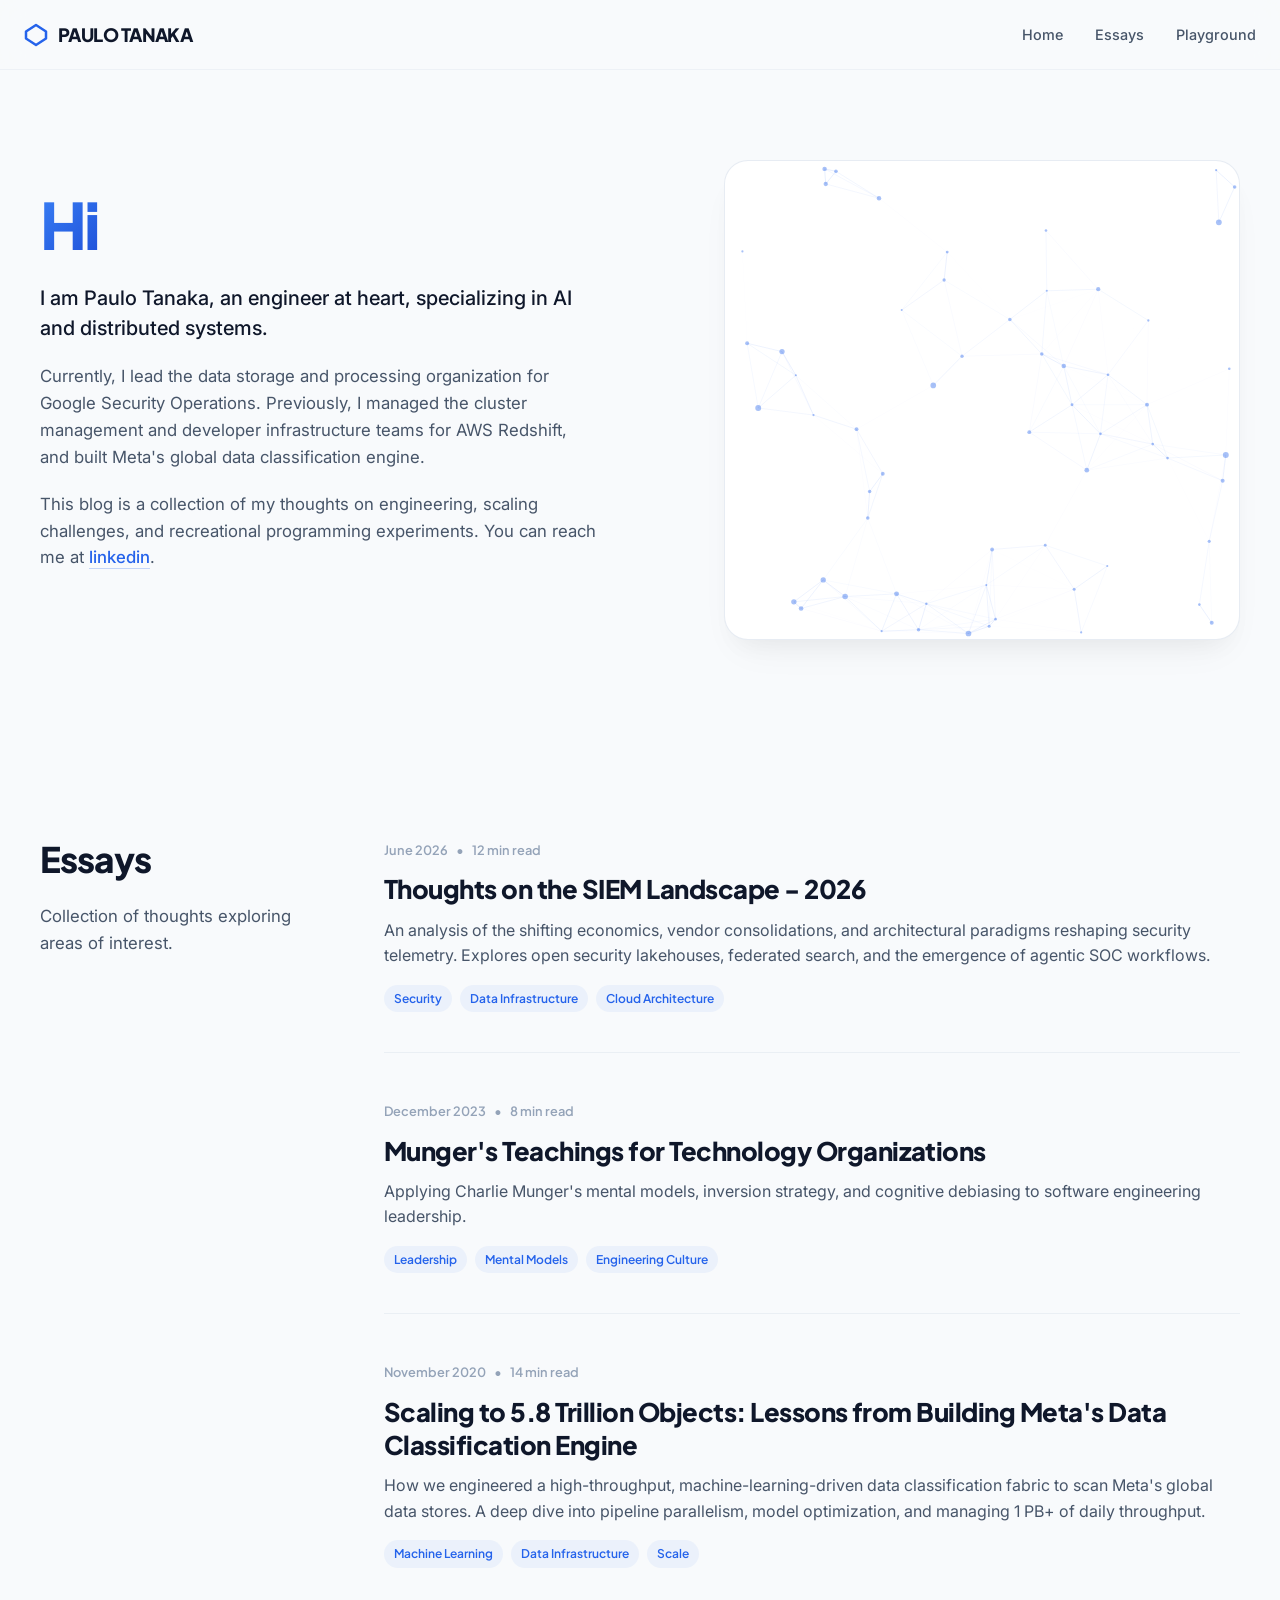
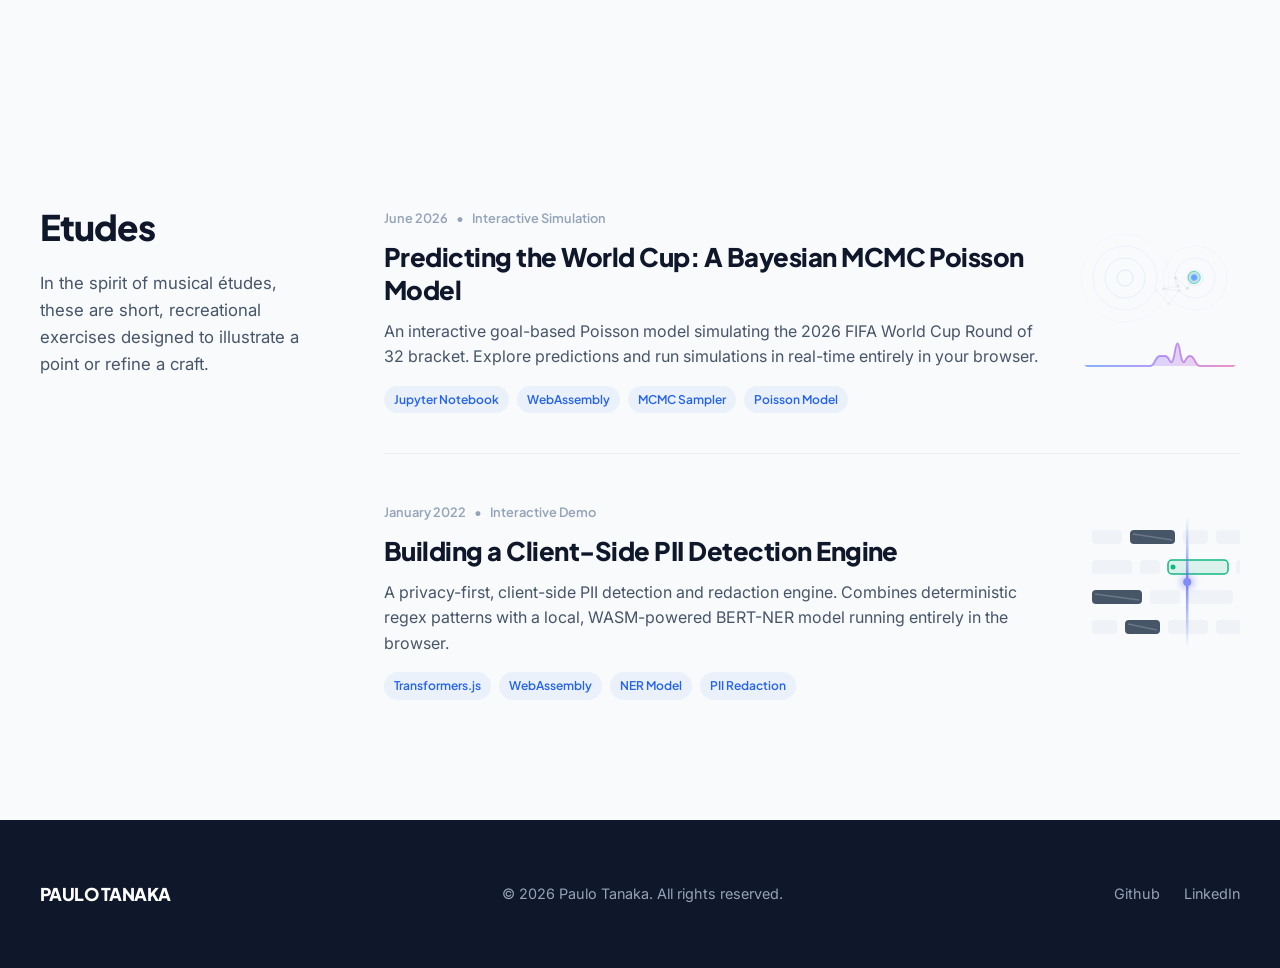
<file: index.html>
<!DOCTYPE html>
<html lang="en">

<head>
  <meta charset="UTF-8">
  <meta name="viewport" content="width=device-width, initial-scale=1.0">
  <title>Paulo Tanaka — Systems Engineering & Distributed Infrastructure Blog</title>
  <meta name="description"
    content="Essays and interactive systems simulations by Paulo Tanaka, Sr. Engineering Manager at Google Cloud SecOps. Covering exabyte-scale storage, serverless databases, and ML infra.">
  <link rel="stylesheet" href="stylesheets/style.css">
  </head>
  
  <body>
<!-- Header -->
<header id="shared-header" data-subpage="false" data-active="home"></header>

<!-- Hero Section -->
<section id="hero">
  <div class="hero-wrapper">
    <div class="hero-content">
      <h1 class="hero-statement">
        <span>Hi</span>
      </h1>
      <div class="hero-subtext">
        <p class="lead-text">
          I am Paulo Tanaka, an engineer at heart, specializing in AI and distributed systems.
        </p>
        <p>
          Currently, I lead the data storage and processing organization for Google Security Operations. Previously, I
          managed the cluster management and developer infrastructure teams for AWS Redshift, and built Meta's global
          data classification engine.
        </p>
        <p>
          This blog is a collection of my thoughts on engineering, scaling challenges, and recreational programming
          experiments. You can reach me at <a href="https://www.linkedin.com/in/paulotanaka/">linkedin</a>.
        </p>
        </div>
    </div>
    <div class="hero-visual">
      <div class="interactive-node-field" id="hero-interactive-field"></div>
    </div>
  </div>
</section>

<!-- Section 1: Essays -->
<section id="essays">
  <div class="section-wrapper editorial-layout">
    <div class="sidebar-title">
      <h2>Essays</h2>
      <p class="sidebar-subtitle">
        Collection of thoughts exploring areas of interest.
      </p>
    </div>
    <div class="essay-list">
      <!-- Essay 1 -->
      <article class="essay-card">
        <div class="essay-meta">
          <span class="essay-date">June 2026</span>
          <span class="essay-divider">•</span>
          <span class="essay-read-time">12 min read</span>
        </div>
        <h3 class="essay-title"><a href="essays/thoughts-on-the-siem-landscape-2026.html">Thoughts on the SIEM Landscape
            - 2026</a></h3>
        <p class="essay-teaser">An analysis of the shifting economics, vendor consolidations, and architectural
          paradigms reshaping security telemetry. Explores open security lakehouses, federated search, and the emergence
          of agentic SOC workflows.</p>
        <div class="essay-tags">
          <span>Security</span>
          <span>Data Infrastructure</span>
          <span>Cloud Architecture</span>
        </div>
      </article>

      <!-- Essay 2 -->
      <article class="essay-card">
        <div class="essay-meta">
          <span class="essay-date">December 2023</span>
          <span class="essay-divider">•</span>
          <span class="essay-read-time">8 min read</span>
        </div>
        <h3 class="essay-title"><a href="essays/mungers-teachings-for-technology-organizations.html">Munger's Teachings for Technology Organizations</a></h3>
        <p class="essay-teaser">Applying Charlie Munger's mental models, inversion strategy, and cognitive debiasing to software engineering leadership.</p>
        <div class="essay-tags">
          <span>Leadership</span>
          <span>Mental Models</span>
          <span>Engineering Culture</span>
        </div>
      </article>

      <!-- Essay 3 -->
      <article class="essay-card">
        <div class="essay-meta">
          <span class="essay-date">November 2020</span>
          <span class="essay-divider">•</span>
          <span class="essay-read-time">14 min read</span>
        </div>
        <h3 class="essay-title"><a href="essays/scaling-to-5-8-trillion-objects.html">Scaling to 5.8 Trillion Objects:
            Lessons from Building Meta's Data Classification Engine</a></h3>
        <p class="essay-teaser">How we engineered a high-throughput, machine-learning-driven data classification fabric
          to scan Meta's global data stores. A deep dive into pipeline parallelism, model optimization, and managing 1
          PB+ of daily throughput.</p>
        <div class="essay-tags">
          <span>Machine Learning</span>
          <span>Data Infrastructure</span>
          <span>Scale</span>
        </div>
      </article>
    </div>
  </div>
</section>

<!-- Section 2: Recreational Programming (Playground) -->
<section id="playground">
  <div class="section-wrapper editorial-layout">
    <div class="sidebar-title">
      <h2>Etudes</h2>
      <p class="sidebar-subtitle">In the spirit of musical études, these are short, recreational exercises designed to
        illustrate a point or refine a craft.</p>
    </div>
            <div class="essay-list">
              <!-- Etude 1: Soccer Predictions Jupyter Notebook -->
              <article class="essay-card simulation-card">
                <div class="simulation-card-layout">
                  <!-- Left side: Content -->
                  <div class="simulation-card-content">
                    <div class="essay-meta">
                      <span class="essay-date">June 2026</span>
                      <span class="essay-divider">•</span>
                      <span class="essay-read-time">Interactive Simulation</span>
                    </div>
            <h3 class="essay-title">
              <a href="etudes/soccer-predictions/index.html">Predicting the World Cup: A Bayesian MCMC Poisson Model</a>
            </h3>
            <p class="essay-teaser">
              An interactive goal-based Poisson model simulating the 2026 FIFA World Cup Round of 32 bracket.
              Explore predictions and run simulations in real-time entirely in your browser.
            </p>
            <div class="essay-tags" style="margin-top: 16px;">
              <span>Jupyter Notebook</span>
              <span>WebAssembly</span>
              <span>MCMC Sampler</span>
              <span>Poisson Model</span>
              </div>
          </div>
          <!-- Right side: Graphic -->
          <div class="mcmc-graphic-container">
            <canvas id="mcmc-canvas" width="160" height="160"></canvas>
          </div>
          </div>
          </article>

          <!-- Etude 2: Client-Side PII Detection Engine -->
          <article class="essay-card simulation-card">
            <div class="simulation-card-layout">
              <!-- Left side: Content -->
              <div class="simulation-card-content">
                <div class="essay-meta">
                  <span class="essay-date">January 2022</span>
                  <span class="essay-divider">•</span>
                  <span class="essay-read-time">Interactive Demo</span>
                </div>
                <h3 class="essay-title">
                  <a href="etudes/pii-detection/index.html">Building a Client-Side PII Detection Engine</a>
                </h3>
                <p class="essay-teaser">
                  A privacy-first, client-side PII detection and redaction engine. Combines deterministic regex patterns with a local, WASM-powered BERT-NER model running entirely in the browser.
                </p>
                <div class="essay-tags" style="margin-top: 16px;">
                  <span>Transformers.js</span>
                  <span>WebAssembly</span>
                  <span>NER Model</span>
                  <span>PII Redaction</span>
                </div>
              </div>
              <!-- Right side: Graphic -->
              <div class="mcmc-graphic-container">
                <canvas id="pii-canvas" width="160" height="160"></canvas>
              </div>
            </div>
          </article>
    </div>
  </div>
</section>


<!-- Footer -->
<footer id="shared-footer"></footer>

<script src="javascripts/layout.js"></script>
<script src="javascripts/main.js"></script>
</body>
</html>
</file>
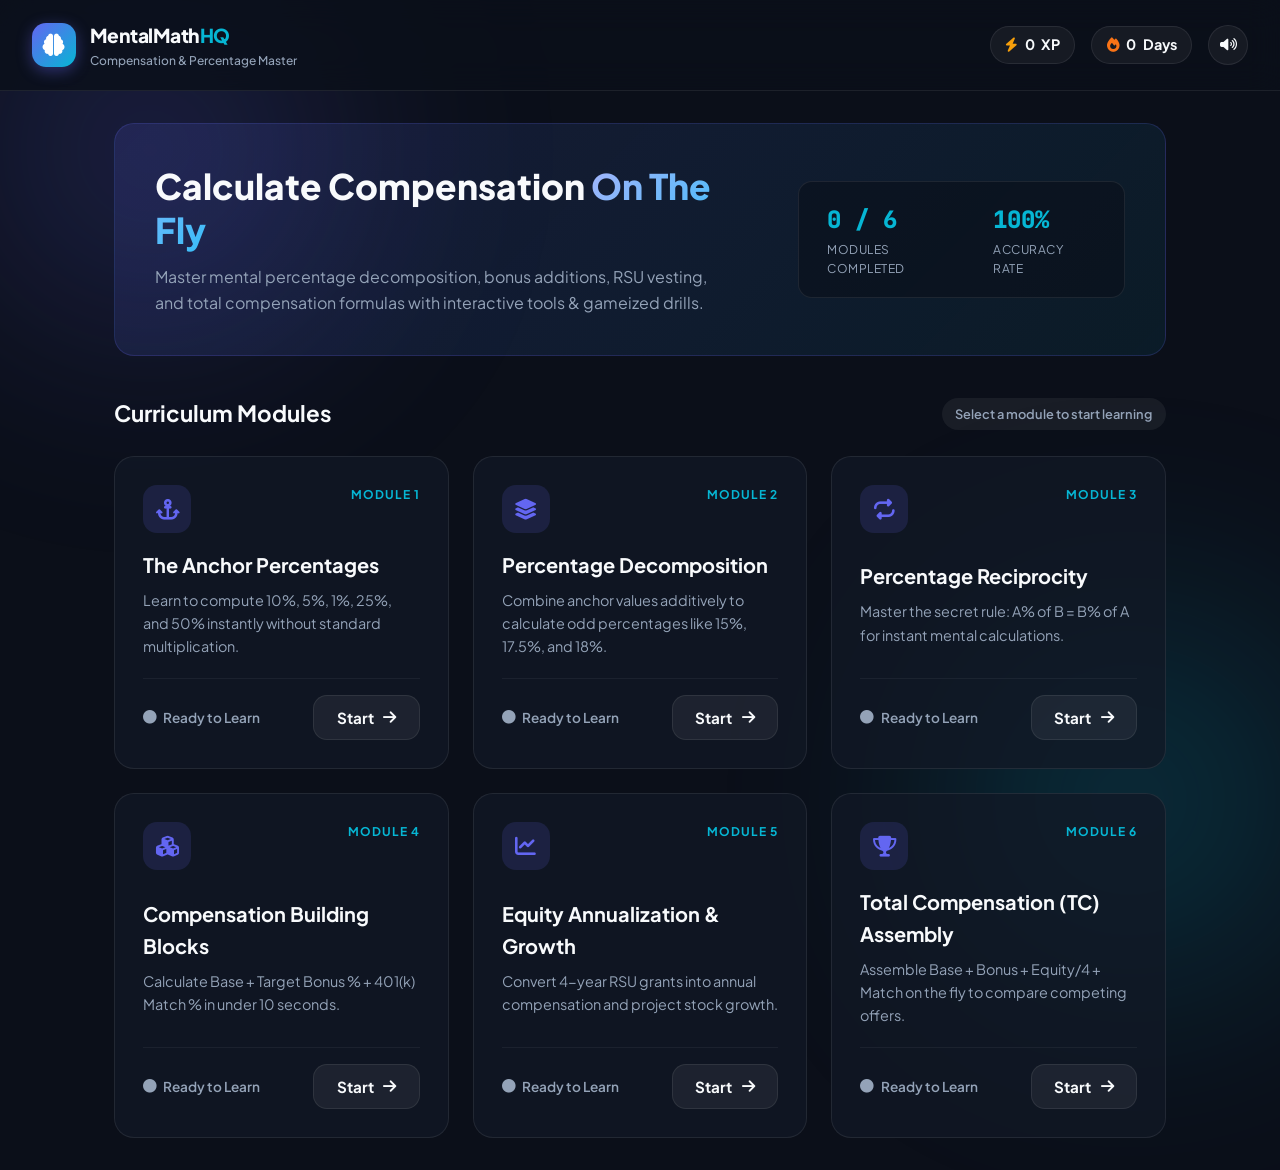
<file: gaby/mental_math/index.html>
<!DOCTYPE html>
<html lang="en">
<head>
  <meta charset="UTF-8">
  <meta name="viewport" content="width=device-width, initial-scale=1.0">
  <title>Mental Math Master | Compensation & Percentages</title>
  <meta name="description" content="Master mental math techniques for percentages, salary bonuses, equity, and total compensation calculations on the fly.">
  <!-- Google Fonts -->
  <link rel="preconnect" href="https://fonts.googleapis.com">
  <link rel="preconnect" href="https://fonts.gstatic.com" crossorigin>
  <link href="https://fonts.googleapis.com/css2?family=JetBrains+Mono:wght@400;600;700&family=Plus+Jakarta+Sans:wght@400;500;600;700;800&display=swap" rel="stylesheet">
  <!-- Font Awesome Icons -->
  <link rel="stylesheet" href="https://cdnjs.cloudflare.com/ajax/libs/font-awesome/6.4.0/css/all.min.css">
  <link rel="stylesheet" href="style.css">
</head>
<body class="dark-theme">
  <!-- Background Glow FX -->
  <div class="bg-glow blob-1"></div>
  <div class="bg-glow blob-2"></div>

  <!-- Top Navigation Header -->
  <header class="app-header">
    <div class="logo-area" id="btn-home">
      <div class="logo-icon"><i class="fa-solid fa-brain"></i></div>
      <div class="logo-text">
        <span class="brand-title">MentalMath<span class="brand-accent">HQ</span></span>
        <span class="brand-subtitle">Compensation & Percentage Master</span>
      </div>
    </div>
    
    <div class="header-stats">
      <div class="stat-badge" title="Total XP Earned">
        <i class="fa-solid fa-bolt text-yellow"></i>
        <span id="user-xp">0</span> XP
      </div>
      <div class="stat-badge" title="Current Streak">
        <i class="fa-solid fa-fire text-orange"></i>
        <span id="user-streak">0</span> Days
      </div>
      <button class="icon-btn" id="toggle-audio" title="Toggle Sound Effects">
        <i class="fa-solid fa-volume-high" id="audio-icon"></i>
      </button>
    </div>
  </header>

  <!-- Main Container -->
  <main class="main-container">

    <!-- VIEW 1: MODULE SELECTION DASHBOARD -->
    <section id="view-dashboard" class="view active">
      <div class="hero-banner">
        <div class="hero-content">
          <h1>Calculate Compensation <span class="gradient-text">On The Fly</span></h1>
          <p>Master mental percentage decomposition, bonus additions, RSU vesting, and total compensation formulas with interactive tools & gameized drills.</p>
        </div>
        <div class="quick-stats-card">
          <div class="quick-stat">
            <span class="stat-value" id="stats-completed">0 / 6</span>
            <span class="stat-label">Modules Completed</span>
          </div>
          <div class="quick-stat">
            <span class="stat-value" id="stats-accuracy">100%</span>
            <span class="stat-label">Accuracy Rate</span>
          </div>
        </div>
      </div>

      <div class="section-title">
        <h2>Curriculum Modules</h2>
        <span class="badge">Select a module to start learning</span>
      </div>

      <div class="modules-grid" id="modules-grid">
        <!-- Module cards will be injected dynamically via JS -->
      </div>
    </section>

    <!-- VIEW 2: INTERACTIVE LESSON MODULE -->
    <section id="view-lesson" class="view">
      <div class="view-nav">
        <button class="btn btn-secondary back-btn" id="btn-back-dashboard">
          <i class="fa-solid fa-arrow-left"></i> Modules
        </button>
        <div class="lesson-header-title">
          <span class="module-tag" id="lesson-module-tag">Module 1</span>
          <h2 id="lesson-title">Anchor Percentages</h2>
        </div>
        <div class="lesson-progress-indicator">
          <span id="slide-count">Step 1 of 4</span>
          <div class="progress-bar-track">
            <div class="progress-bar-fill" id="lesson-progress-fill"></div>
          </div>
        </div>
      </div>

      <div class="lesson-card glass-panel">
        <div class="slide-container" id="slide-container">
          <!-- Slide contents injected dynamically -->
        </div>

        <div class="lesson-controls">
          <button class="btn btn-secondary" id="btn-prev-slide" disabled>
            <i class="fa-solid fa-chevron-left"></i> Previous
          </button>
          <div class="slide-dots" id="slide-dots"></div>
          <button class="btn btn-primary" id="btn-next-slide">
            Next <i class="fa-solid fa-chevron-right"></i>
          </button>
          <button class="btn btn-success hidden" id="btn-start-practice">
            Start Practice Drills <i class="fa-solid fa-play"></i>
          </button>
        </div>
      </div>
    </section>

    <!-- VIEW 3: PRACTICE & GAME DRILL -->
    <section id="view-practice" class="view">
      <div class="view-nav">
        <button class="btn btn-secondary back-btn" id="btn-exit-practice">
          <i class="fa-solid fa-xmark"></i> Exit
        </button>
        <button class="btn btn-secondary back-btn" id="btn-finish-practice">
          <i class="fa-solid fa-flag-checkered"></i> Finish Drill
        </button>
        <div class="game-mode-toggle">
          <button class="mode-btn active" id="mode-guided" data-mode="guided">
            <i class="fa-solid fa-graduation-cap"></i> Guided Practice
          </button>
          <button class="mode-btn" id="mode-timed" data-mode="timed">
            <i class="fa-solid fa-stopwatch"></i> Speed Challenge
          </button>
        </div>
        <div class="score-display">
          <div class="score-item" id="timer-box" style="display: none;">
            <i class="fa-solid fa-clock text-cyan"></i>
            <span id="timer-val">60s</span>
          </div>
          <div class="score-item">
            <i class="fa-solid fa-trophy text-yellow"></i>
            <span id="score-val">0</span>
          </div>
        </div>
      </div>

      <div class="practice-card glass-panel">
        <!-- Question Progress Bar -->
        <div class="quiz-progress">
          <div class="quiz-progress-fill" id="quiz-progress-fill"></div>
        </div>

        <!-- Question Header -->
        <div class="question-header">
          <span class="question-category" id="question-category">10% & 5% Anchors</span>
          <div class="streak-pill hidden" id="streak-pill">
            <i class="fa-solid fa-fire"></i> <span id="streak-count">3</span> Streak!
          </div>
        </div>

        <!-- Question Content -->
        <div class="question-body">
          <h2 class="question-text" id="question-text">Calculate 15% bonus on a base salary of $160,000</h2>
          
          <div class="interactive-helper-panel" id="helper-panel">
            <div class="helper-title"><i class="fa-solid fa-wand-magic-sparkles"></i> Mental Scratchpad Breakdown</div>
            <div class="anchor-buttons" id="anchor-buttons">
              <button class="anchor-chip" data-pct="10">+10% ($16,000)</button>
              <button class="anchor-chip" data-pct="5">+5% ($8,000)</button>
              <button class="anchor-chip" data-pct="1">+1% ($1,600)</button>
              <button class="anchor-chip reset" id="btn-reset-helper"><i class="fa-solid fa-rotate-left"></i> Reset</button>
            </div>
            <div class="helper-running-sum" id="helper-running-sum">
              Sum: <span id="helper-sum-val">$0</span> (<span id="helper-pct-val">0%</span>)
            </div>
          </div>
        </div>

        <!-- Input Area -->
        <div class="answer-section">
          <div class="input-wrapper">
            <span class="currency-prefix">$</span>
            <input type="text" id="answer-input" inputmode="numeric" pattern="[0-9]*" placeholder="Enter amount..." autocomplete="off" autofocus>
            <button class="btn btn-primary btn-submit" id="btn-submit-answer">
              Submit <i class="fa-solid fa-paper-plane"></i>
            </button>
          </div>
          
          <!-- Multiple Choice Options (if applicable) -->
          <div class="mc-options grid-options hidden" id="mc-options">
            <!-- Dynamic option buttons -->
          </div>
        </div>

        <!-- Solution Feedback Panel -->
        <div class="feedback-panel hidden" id="feedback-panel">
          <div class="feedback-header" id="feedback-header">
            <i class="fa-solid fa-circle-check" id="feedback-icon"></i>
            <span id="feedback-title">Correct!</span>
          </div>
          <div class="feedback-explanation" id="feedback-explanation">
            <!-- Mental step-by-step breakdown will appear here -->
          </div>
          <button class="btn btn-primary" id="btn-next-question">
            Next Question <i class="fa-solid fa-arrow-right"></i>
          </button>
        </div>
      </div>
    </section>

    <!-- VIEW 4: RESULTS / SUMMARY SCREEN -->
    <section id="view-results" class="view">
      <div class="results-card glass-panel">
        <div class="results-icon">
          <i class="fa-solid fa-award"></i>
        </div>
        <h1>Module Drill Complete!</h1>
        <p class="results-subtitle" id="results-subtitle">Great job practicing mental math for compensation!</p>

        <div class="results-stats-grid">
          <div class="result-stat-box">
            <span class="stat-num" id="res-score">0</span>
            <span class="stat-lbl">Final Score</span>
          </div>
          <div class="result-stat-box">
            <span class="stat-num" id="res-accuracy">0%</span>
            <span class="stat-lbl">Accuracy</span>
          </div>
          <div class="result-stat-box">
            <span class="stat-num" id="res-xp">+0 XP</span>
            <span class="stat-lbl">XP Earned</span>
          </div>
        </div>

        <div class="results-actions">
          <button class="btn btn-secondary" id="btn-retry-module">
            <i class="fa-solid fa-rotate-right"></i> Retry Drill
          </button>
          <button class="btn btn-primary" id="btn-results-dashboard">
            Back to Dashboard <i class="fa-solid fa-house"></i>
          </button>
        </div>
      </div>
    </section>

  </main>

  <script src="app.js"></script>
</body>
</html>
</file>
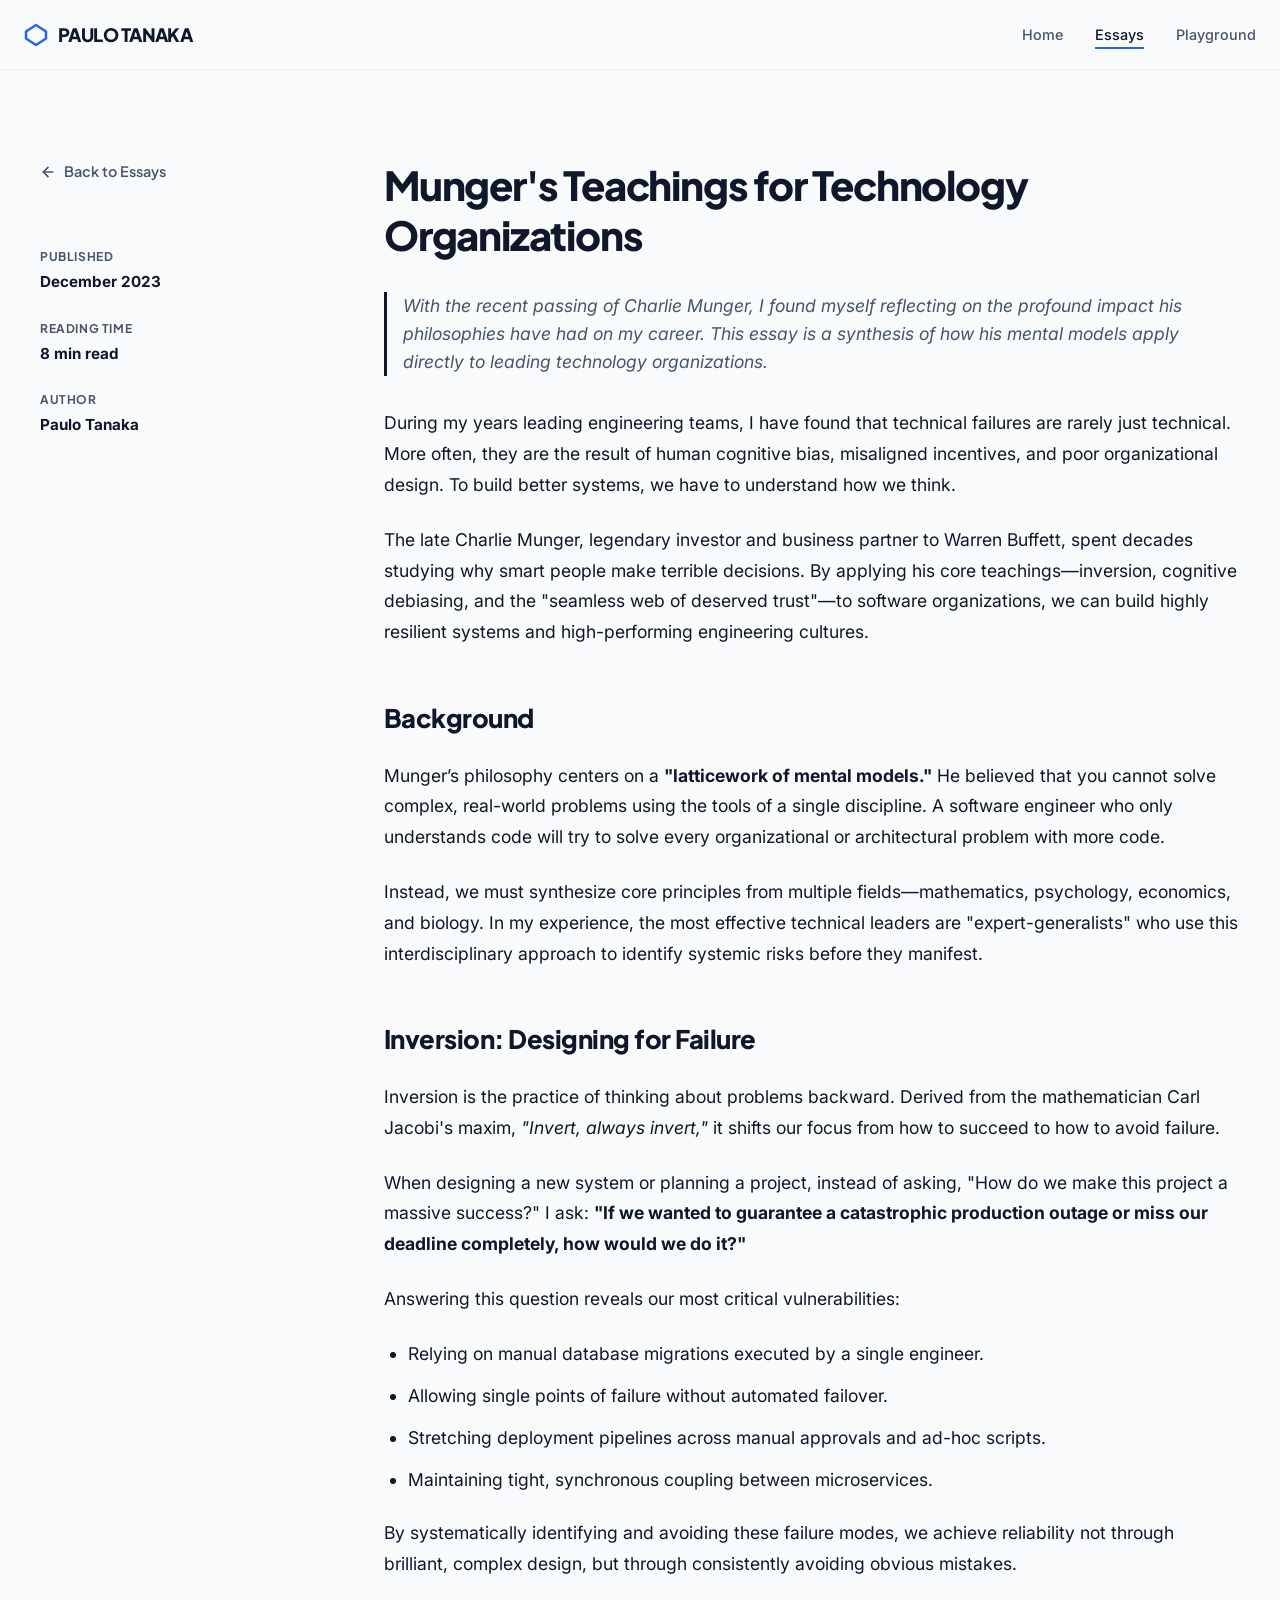
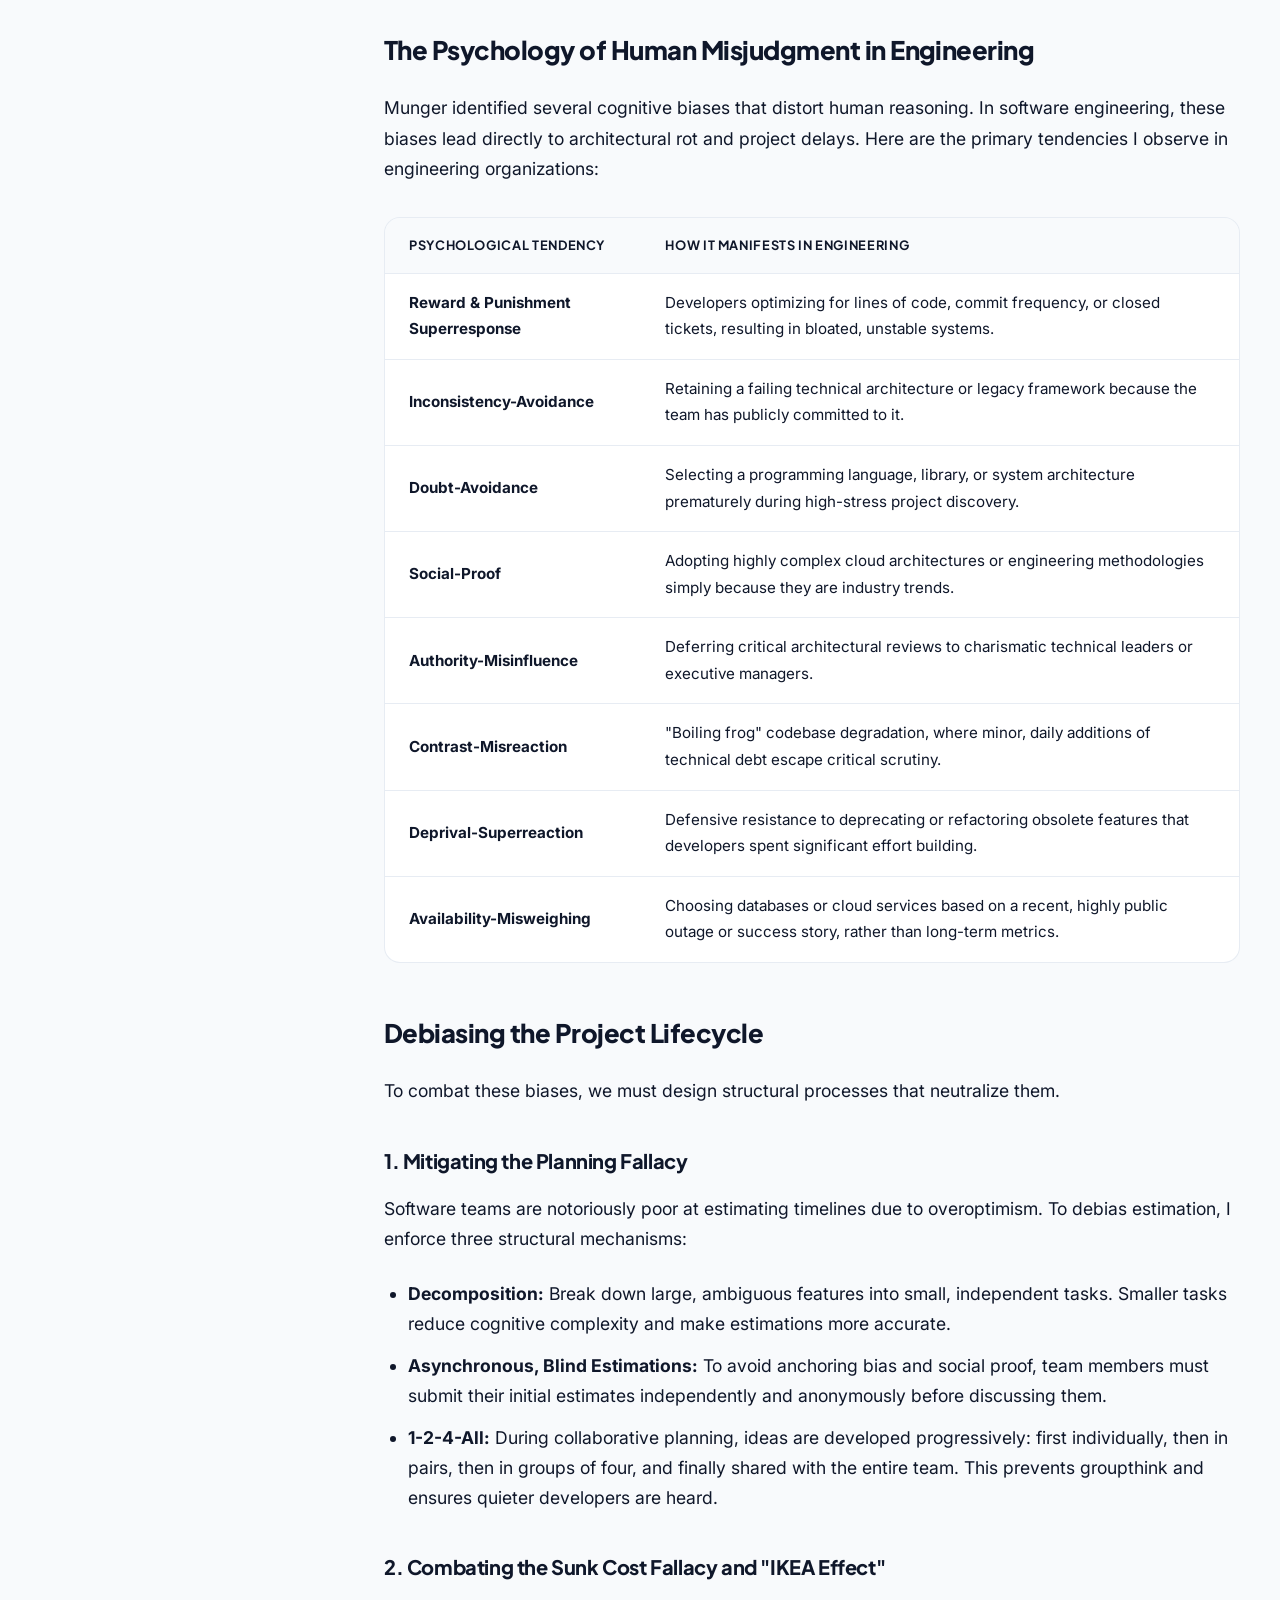
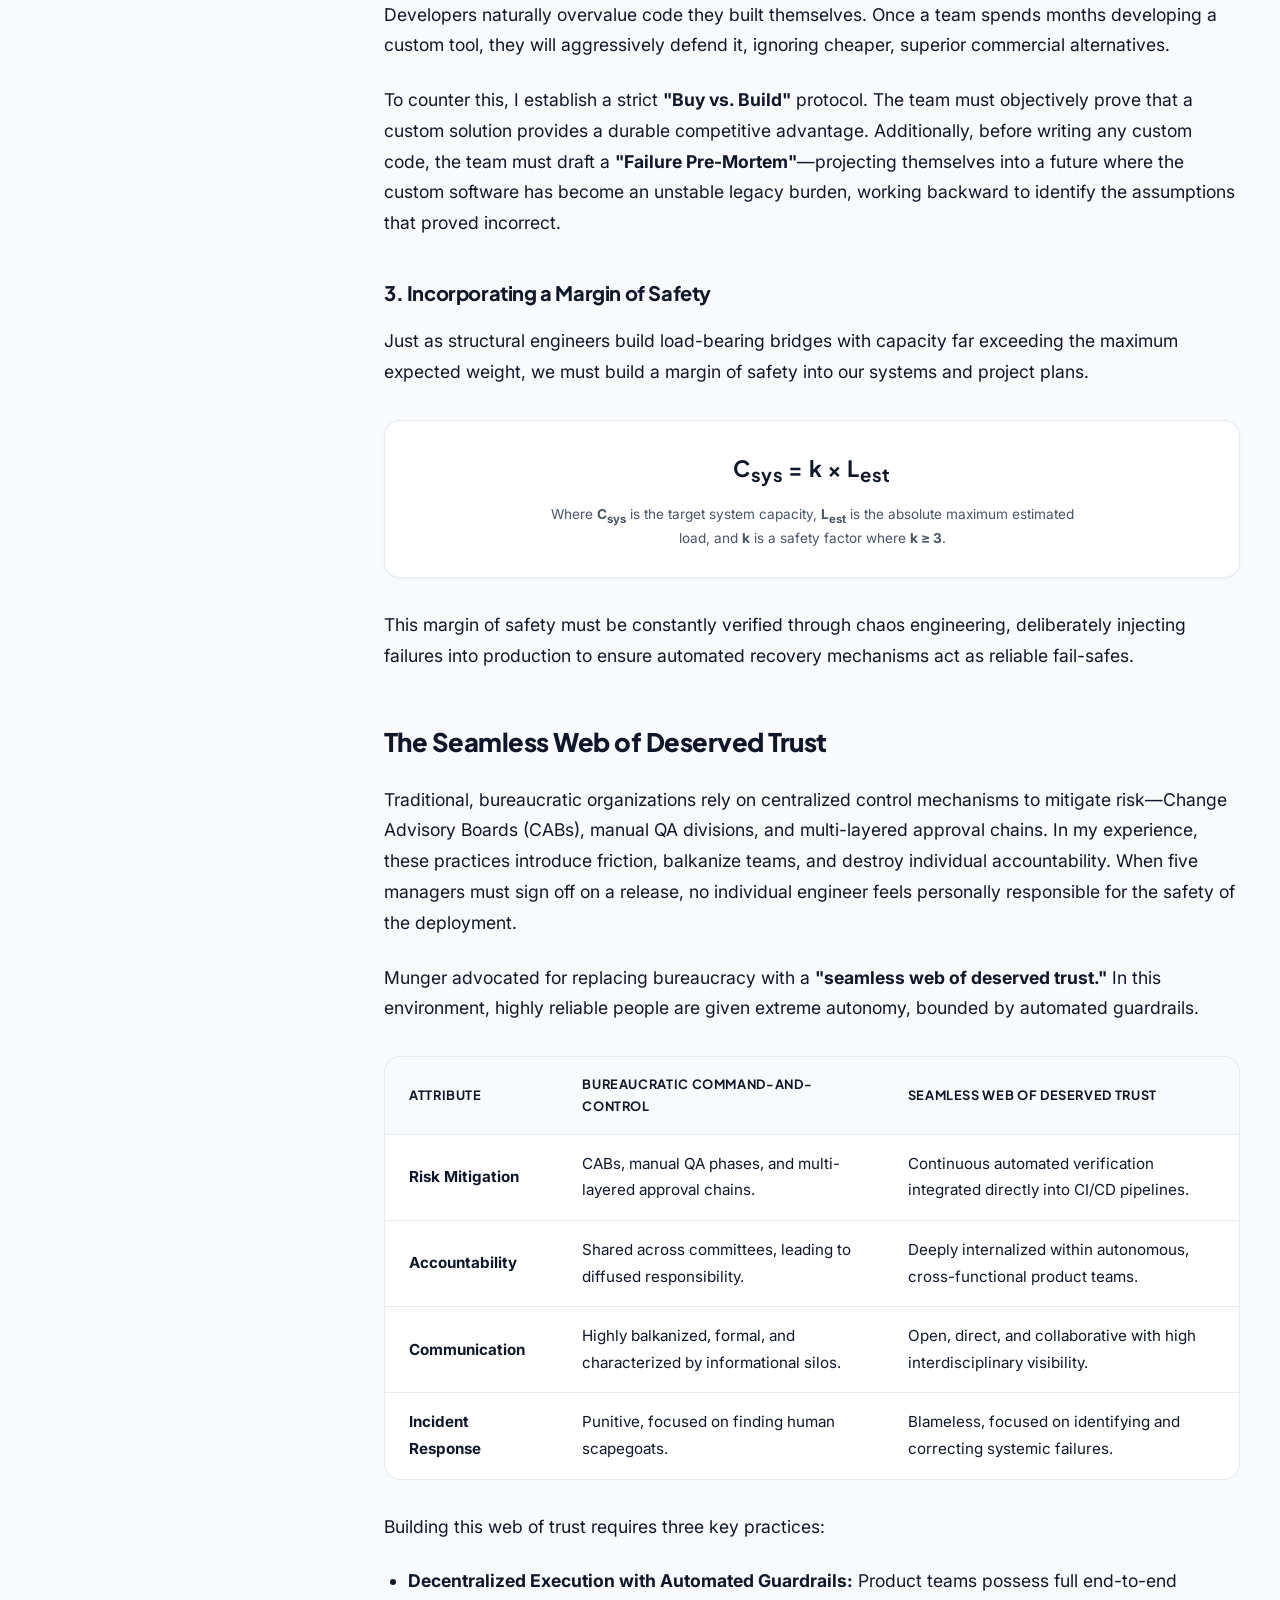
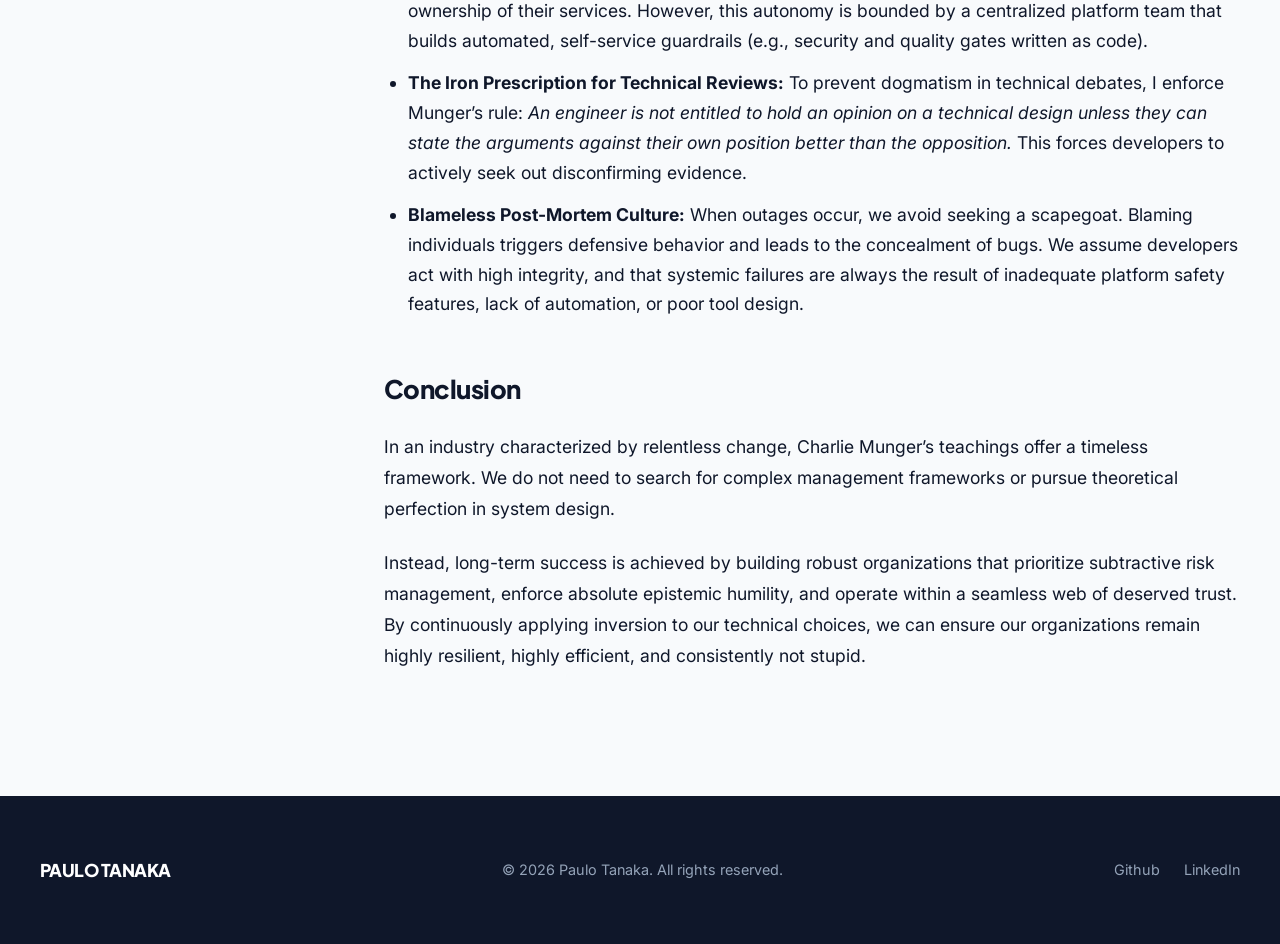
<file: essays/mungers-teachings-for-technology-organizations.html>
<!DOCTYPE html>
<html lang="en">

<head>
  <meta charset="UTF-8">
  <meta name="viewport" content="width=device-width, initial-scale=1.0">
  <title>Munger's Teachings for Technology Organizations</title>
  <meta name="description"
    content="Applying Charlie Munger's mental models, inversion strategy, and cognitive debiasing to software engineering leadership.">
  <link rel="stylesheet" href="../stylesheets/style.css">
</head>

<body>

  <!-- Header -->
  <header id="shared-header" data-subpage="true" data-active="essays"></header>

  <!-- Main Article -->
  <section class="essay-view" style="padding-top: 160px; padding-bottom: 100px;">
    <div class="section-wrapper editorial-layout">
      <div class="sidebar-title">
        <a href="../index.html#essays" class="back-to-home" style="margin-bottom: 32px;">
          <svg width="16" height="16" viewBox="0 0 24 24" fill="none" stroke="currentColor" stroke-width="2.5"
            stroke-linecap="round" stroke-linejoin="round">
            <line x1="19" y1="12" x2="5" y2="12"></line>
            <polyline points="12 19 5 12 12 5"></polyline>
          </svg>
          Back to Essays
        </a>
        <div class="essay-sidebar-meta">
          <div class="essay-sidebar-meta-item">
            <div class="essay-sidebar-meta-label">Published</div>
            <div class="essay-sidebar-meta-value">December 2023</div>
          </div>
          <div class="essay-sidebar-meta-item">
            <div class="essay-sidebar-meta-label">Reading Time</div>
            <div class="essay-sidebar-meta-value">8 min read</div>
          </div>
          <div class="essay-sidebar-meta-item">
            <div class="essay-sidebar-meta-label">Author</div>
            <div class="essay-sidebar-meta-value">Paulo Tanaka</div>
          </div>
        </div>
      </div>

      <article class="essay-post">
        <h1 class="essay-post-title" style="margin-top: 0; margin-bottom: 32px;">Munger's Teachings for Technology
          Organizations</h1>
        <div class="essay-post-content">
          <p
            style="font-style: italic; color: var(--text-secondary); border-left: 3px solid var(--text-primary); padding-left: 16px; margin-bottom: 32px; line-height: 1.6;">
            With the recent passing of Charlie Munger, I found myself reflecting on the profound impact his philosophies
            have had on my career. This essay is a synthesis of how his mental models apply directly to leading
            technology organizations.
          </p>
          <p>
            During my years leading engineering teams, I have found that technical failures are rarely just technical.
            More often, they are the result of human cognitive bias, misaligned incentives, and poor organizational
            design. To build better systems, we have to understand how we think.
          </p>
          <p>
            The late Charlie Munger, legendary investor and business partner to Warren Buffett, spent decades studying
            why smart people make terrible decisions. By applying his core teachings—inversion, cognitive debiasing, and
            the "seamless web of deserved trust"—to software organizations, we can build highly resilient systems and
            high-performing engineering cultures.
          </p>

          <h2>Background</h2>
          <p>
            Munger’s philosophy centers on a <strong>"latticework of mental models."</strong> He believed that you
            cannot solve complex, real-world problems using the tools of a single discipline. A software engineer who
            only understands code will try to solve every organizational or architectural problem with more code.
          </p>
          <p>
            Instead, we must synthesize core principles from multiple fields—mathematics, psychology, economics, and
            biology. In my experience, the most effective technical leaders are "expert-generalists" who use this
            interdisciplinary approach to identify systemic risks before they manifest.
          </p>

          <h2>Inversion: Designing for Failure</h2>
          <p>
            Inversion is the practice of thinking about problems backward. Derived from the mathematician Carl Jacobi's
            maxim, <em>"Invert, always invert,"</em> it shifts our focus from how to succeed to how to avoid failure.
          </p>
          <p>
            When designing a new system or planning a project, instead of asking, "How do we make this project a massive
            success?" I ask: <strong>"If we wanted to guarantee a catastrophic production outage or miss our deadline
              completely, how would we do it?"</strong>
          </p>
          <p>
            Answering this question reveals our most critical vulnerabilities:
          </p>
          <ul>
            <li>Relying on manual database migrations executed by a single engineer.</li>
            <li>Allowing single points of failure without automated failover.</li>
            <li>Stretching deployment pipelines across manual approvals and ad-hoc scripts.</li>
            <li>Maintaining tight, synchronous coupling between microservices.</li>
          </ul>
          <p>
            By systematically identifying and avoiding these failure modes, we achieve reliability not through
            brilliant, complex design, but through consistently avoiding obvious mistakes.
          </p>

          <h2>The Psychology of Human Misjudgment in Engineering</h2>
          <p>
            Munger identified several cognitive biases that distort human reasoning. In software engineering, these
            biases lead directly to architectural rot and project delays. Here are the primary tendencies I observe in
            engineering organizations:
          </p>

          <div class="essay-table-container">
            <table class="essay-table">
              <thead>
                <tr>
                  <th>Psychological Tendency</th>
                  <th>How it Manifests in Engineering</th>
                </tr>
              </thead>
              <tbody>
                <tr>
                  <td><strong>Reward & Punishment Superresponse</strong></td>
                  <td>Developers optimizing for lines of code, commit frequency, or closed tickets, resulting in
                    bloated, unstable systems.</td>
                </tr>
                <tr>
                  <td><strong>Inconsistency-Avoidance</strong></td>
                  <td>Retaining a failing technical architecture or legacy framework because the team has publicly
                    committed to it.</td>
                </tr>
                <tr>
                  <td><strong>Doubt-Avoidance</strong></td>
                  <td>Selecting a programming language, library, or system architecture prematurely during high-stress
                    project discovery.</td>
                </tr>
                <tr>
                  <td><strong>Social-Proof</strong></td>
                  <td>Adopting highly complex cloud architectures or engineering methodologies simply because they are
                    industry trends.</td>
                </tr>
                <tr>
                  <td><strong>Authority-Misinfluence</strong></td>
                  <td>Deferring critical architectural reviews to charismatic technical leaders or executive managers.
                  </td>
                </tr>
                <tr>
                  <td><strong>Contrast-Misreaction</strong></td>
                  <td>"Boiling frog" codebase degradation, where minor, daily additions of technical debt escape
                    critical scrutiny.</td>
                </tr>
                <tr>
                  <td><strong>Deprival-Superreaction</strong></td>
                  <td>Defensive resistance to deprecating or refactoring obsolete features that developers spent
                    significant effort building.</td>
                </tr>
                <tr>
                  <td><strong>Availability-Misweighing</strong></td>
                  <td>Choosing databases or cloud services based on a recent, highly public outage or success story,
                    rather than long-term metrics.</td>
                </tr>
              </tbody>
            </table>
          </div>

          <h2>Debiasing the Project Lifecycle</h2>
          <p>
            To combat these biases, we must design structural processes that neutralize them.
          </p>

          <h3>1. Mitigating the Planning Fallacy</h3>
          <p>
            Software teams are notoriously poor at estimating timelines due to overoptimism. To debias estimation, I
            enforce three structural mechanisms:
          </p>
          <ul>
            <li><strong>Decomposition:</strong> Break down large, ambiguous features into small, independent tasks.
              Smaller tasks reduce cognitive complexity and make estimations more accurate.</li>
            <li><strong>Asynchronous, Blind Estimations:</strong> To avoid anchoring bias and social proof, team members
              must submit their initial estimates independently and anonymously before discussing them.</li>
            <li><strong>1-2-4-All:</strong> During collaborative planning, ideas are developed progressively: first
              individually, then in pairs, then in groups of four, and finally shared with the entire team. This
              prevents groupthink and ensures quieter developers are heard.</li>
          </ul>

          <h3>2. Combating the Sunk Cost Fallacy and "IKEA Effect"</h3>
          <p>
            Developers naturally overvalue code they built themselves. Once a team spends months developing a custom
            tool, they will aggressively defend it, ignoring cheaper, superior commercial alternatives.
          </p>
          <p>
            To counter this, I establish a strict <strong>"Buy vs. Build"</strong> protocol. The team must objectively
            prove that a custom solution provides a durable competitive advantage. Additionally, before writing any
            custom code, the team must draft a <strong>"Failure Pre-Mortem"</strong>—projecting themselves into a future
            where the custom software has become an unstable legacy burden, working backward to identify the assumptions
            that proved incorrect.
          </p>

          <h3>3. Incorporating a Margin of Safety</h3>
          <p>
            Just as structural engineers build load-bearing bridges with capacity far exceeding the maximum expected
            weight, we must build a margin of safety into our systems and project plans.
          </p>
          <div class="formula-block"
            style="background: var(--bg-card); border: 1px solid rgba(226, 232, 240, 0.8); border-radius: var(--radius-md); padding: 28px; margin: 32px 0; text-align: center; box-shadow: var(--shadow-sm);">
            <div
              style="font-family: var(--font-heading); font-size: 1.4rem; font-weight: 700; margin-bottom: 12px; color: var(--text-primary); letter-spacing: 0.03em;">
              C<sub>sys</sub> = k &times; L<sub>est</sub>
            </div>
            <div
              style="font-size: 0.85rem; color: var(--text-secondary); line-height: 1.6; max-width: 550px; margin: 0 auto;">
              Where <strong>C<sub>sys</sub></strong> is the target system capacity, <strong>L<sub>est</sub></strong> is
              the absolute maximum estimated load, and <strong>k</strong> is a safety factor where <strong>k &ge;
                3</strong>.
            </div>
          </div>
          <p>
            This margin of safety must be constantly verified through chaos engineering, deliberately injecting failures
            into production to ensure automated recovery mechanisms act as reliable fail-safes.
          </p>

          <h2>The Seamless Web of Deserved Trust</h2>
          <p>
            Traditional, bureaucratic organizations rely on centralized control mechanisms to mitigate risk—Change
            Advisory Boards (CABs), manual QA divisions, and multi-layered approval chains. In my experience, these
            practices introduce friction, balkanize teams, and destroy individual accountability. When five managers
            must sign off on a release, no individual engineer feels personally responsible for the safety of the
            deployment.
          </p>
          <p>
            Munger advocated for replacing bureaucracy with a <strong>"seamless web of deserved trust."</strong> In this
            environment, highly reliable people are given extreme autonomy, bounded by automated guardrails.
          </p>

          <div class="essay-table-container">
            <table class="essay-table">
              <thead>
                <tr>
                  <th>Attribute</th>
                  <th>Bureaucratic Command-and-Control</th>
                  <th>Seamless Web of Deserved Trust</th>
                </tr>
              </thead>
              <tbody>
                <tr>
                  <td><strong>Risk Mitigation</strong></td>
                  <td>CABs, manual QA phases, and multi-layered approval chains.</td>
                  <td>Continuous automated verification integrated directly into CI/CD pipelines.</td>
                </tr>
                <tr>
                  <td><strong>Accountability</strong></td>
                  <td>Shared across committees, leading to diffused responsibility.</td>
                  <td>Deeply internalized within autonomous, cross-functional product teams.</td>
                </tr>
                <tr>
                  <td><strong>Communication</strong></td>
                  <td>Highly balkanized, formal, and characterized by informational silos.</td>
                  <td>Open, direct, and collaborative with high interdisciplinary visibility.</td>
                </tr>
                <tr>
                  <td><strong>Incident Response</strong></td>
                  <td>Punitive, focused on finding human scapegoats.</td>
                  <td>Blameless, focused on identifying and correcting systemic failures.</td>
                </tr>
              </tbody>
            </table>
          </div>

          <p>
            Building this web of trust requires three key practices:
          </p>
          <ul>
            <li><strong>Decentralized Execution with Automated Guardrails:</strong> Product teams possess full
              end-to-end ownership of their services. However, this autonomy is bounded by a centralized platform team
              that builds automated, self-service guardrails (e.g., security and quality gates written as code).</li>
            <li><strong>The Iron Prescription for Technical Reviews:</strong> To prevent dogmatism in technical debates,
              I enforce Munger’s rule: <em>An engineer is not entitled to hold an opinion on a technical design unless
                they can state the arguments against their own position better than the opposition.</em> This forces
              developers to actively seek out disconfirming evidence.</li>
            <li><strong>Blameless Post-Mortem Culture:</strong> When outages occur, we avoid seeking a scapegoat.
              Blaming individuals triggers defensive behavior and leads to the concealment of bugs. We assume developers
              act with high integrity, and that systemic failures are always the result of inadequate platform safety
              features, lack of automation, or poor tool design.</li>
          </ul>

          <h2>Conclusion</h2>
          <p>
            In an industry characterized by relentless change, Charlie Munger’s teachings offer a timeless framework. We
            do not need to search for complex management frameworks or pursue theoretical perfection in system design.
          </p>
          <p>
            Instead, long-term success is achieved by building robust organizations that prioritize subtractive risk
            management, enforce absolute epistemic humility, and operate within a seamless web of deserved trust. By
            continuously applying inversion to our technical choices, we can ensure our organizations remain highly
            resilient, highly efficient, and consistently not stupid.
          </p>
        </div>
      </article>
    </div>
  </section>

  <!-- Footer -->
  <footer id="shared-footer"></footer>

  <script src="../javascripts/layout.js"></script>
  <script src="../javascripts/main.js"></script>
</body>

</html>
</file>
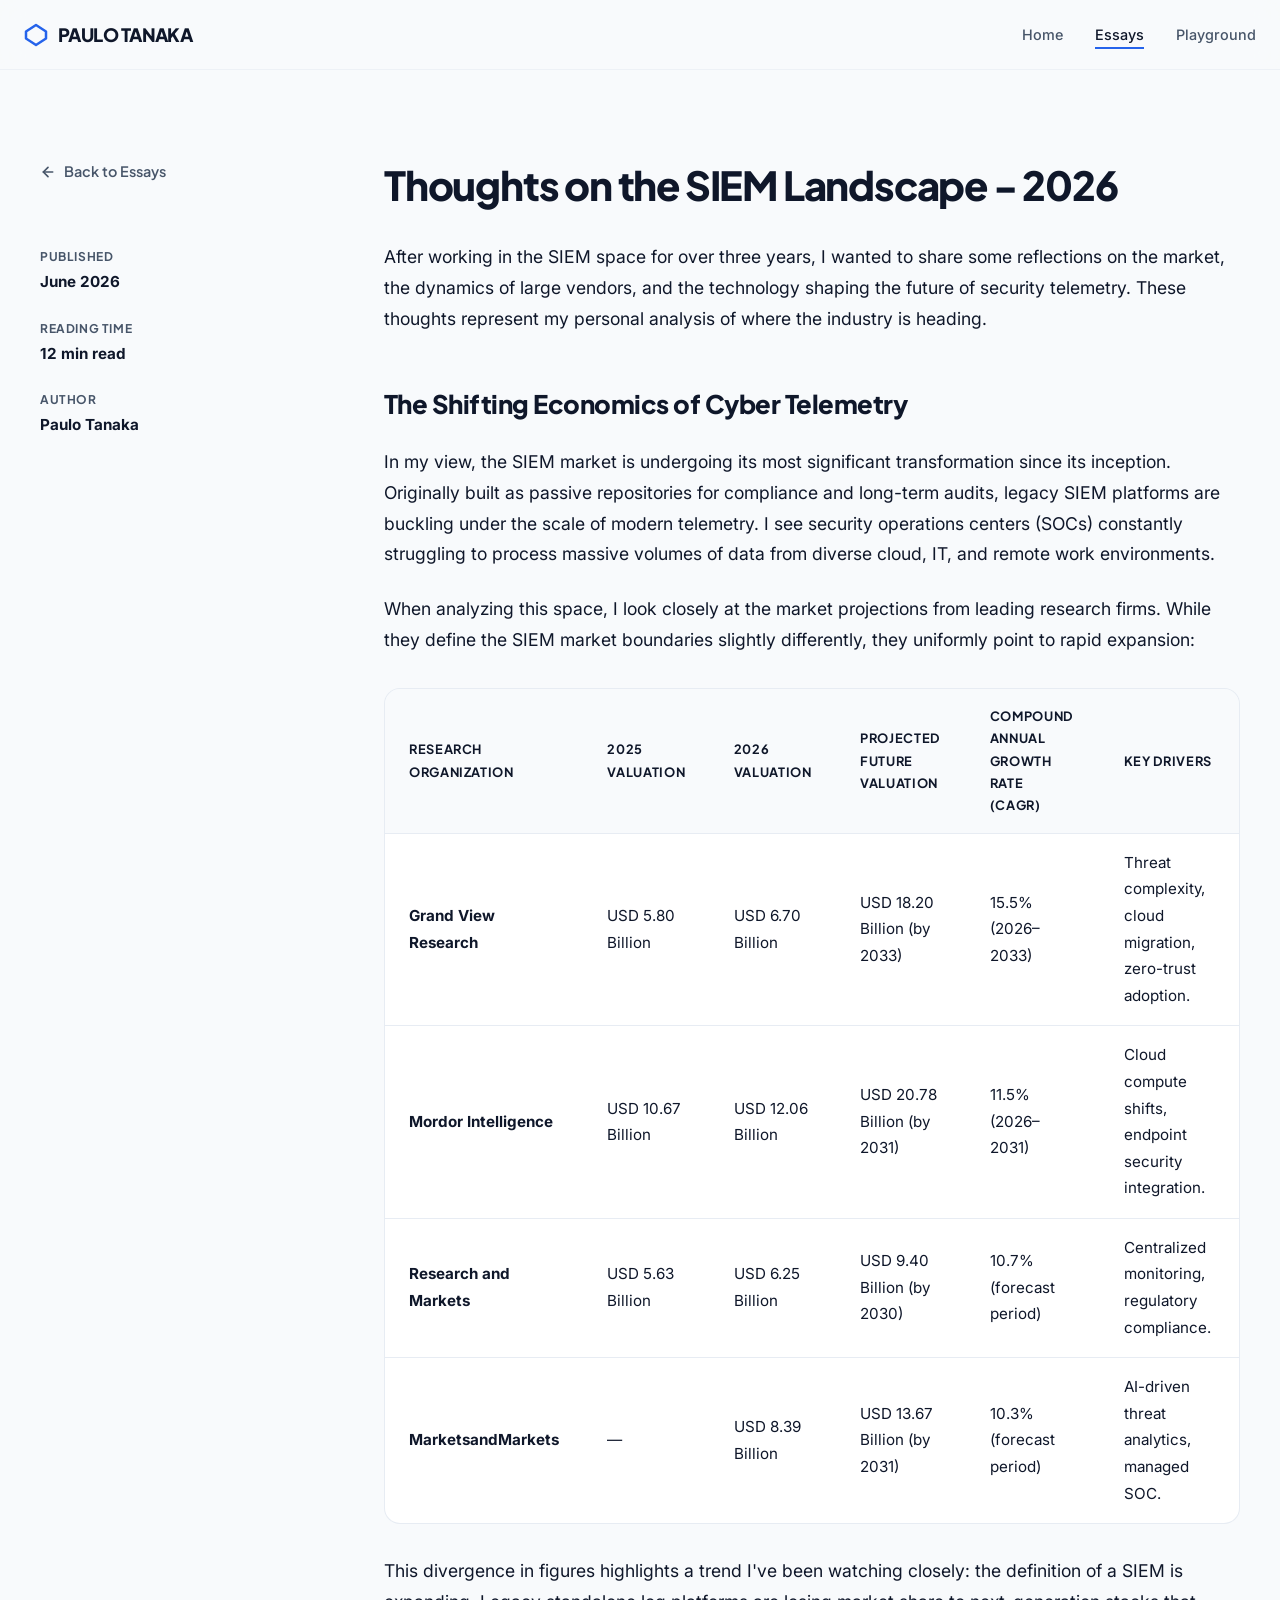
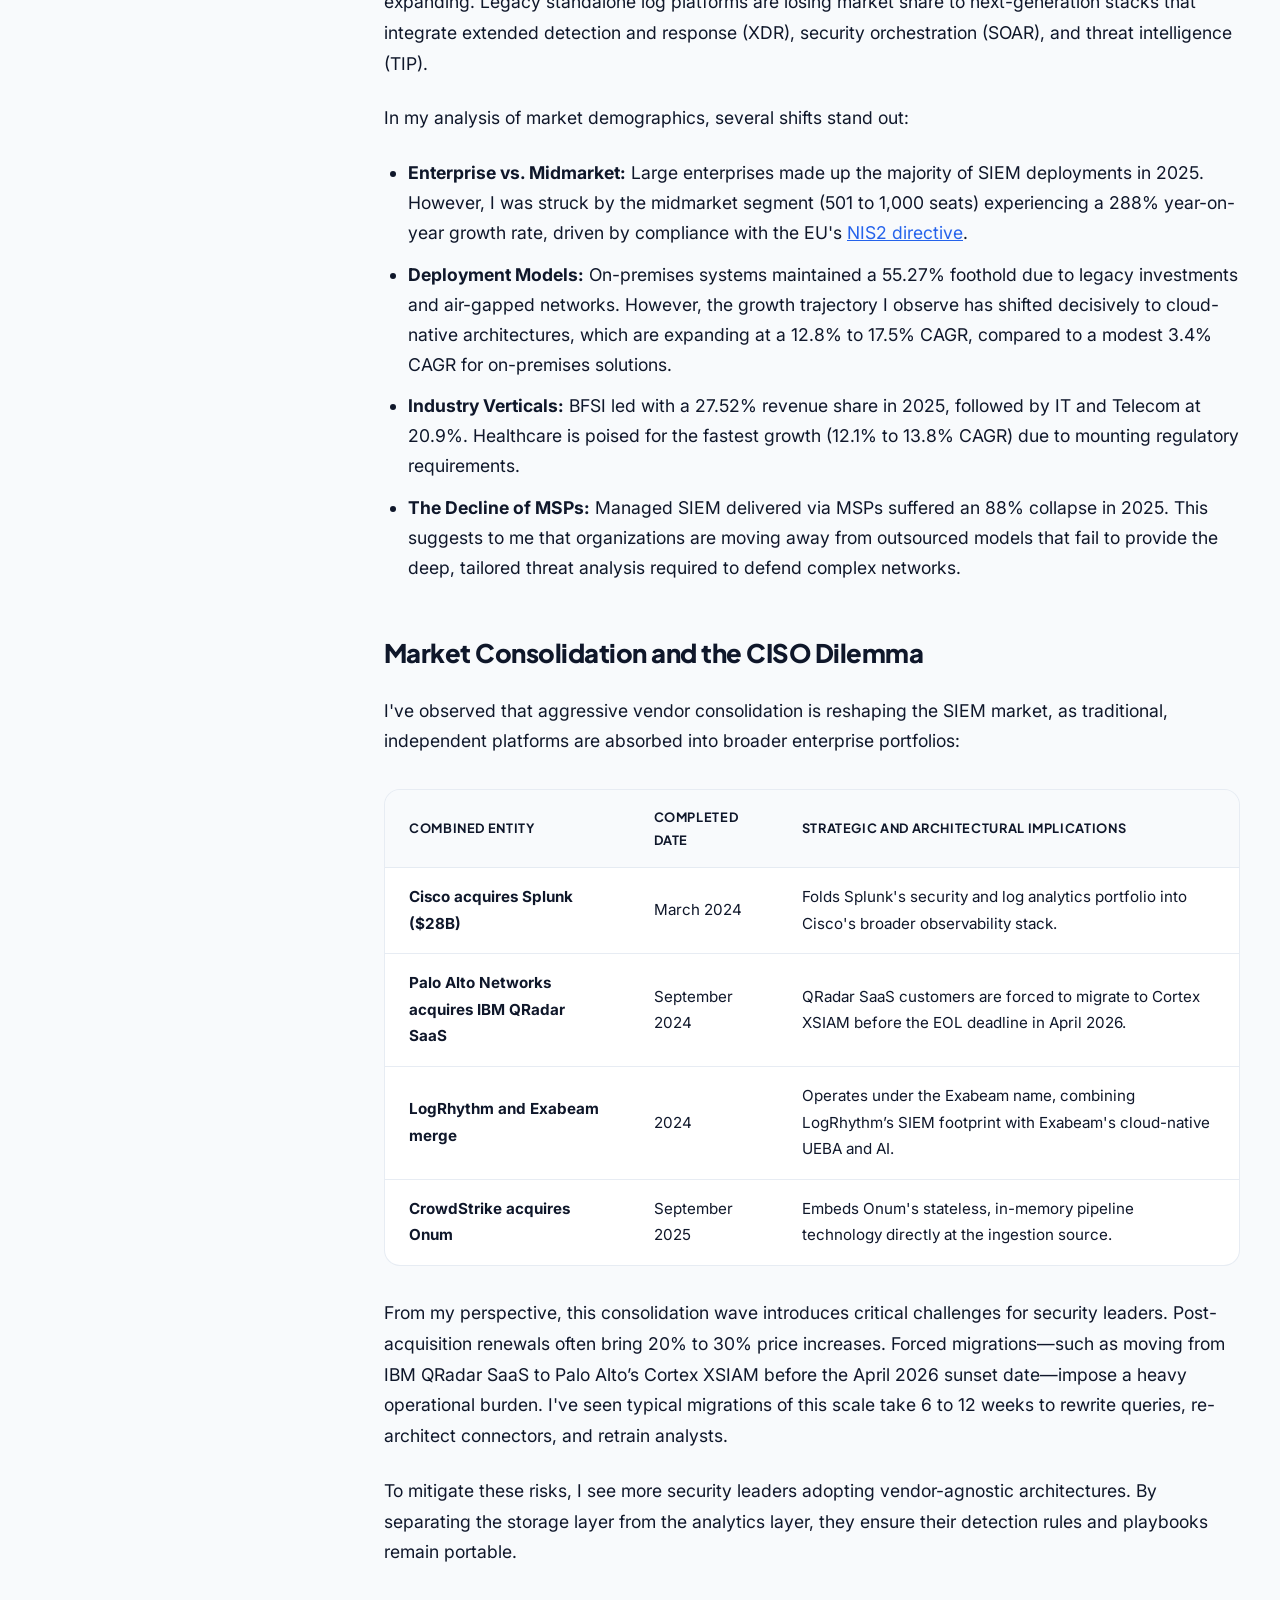
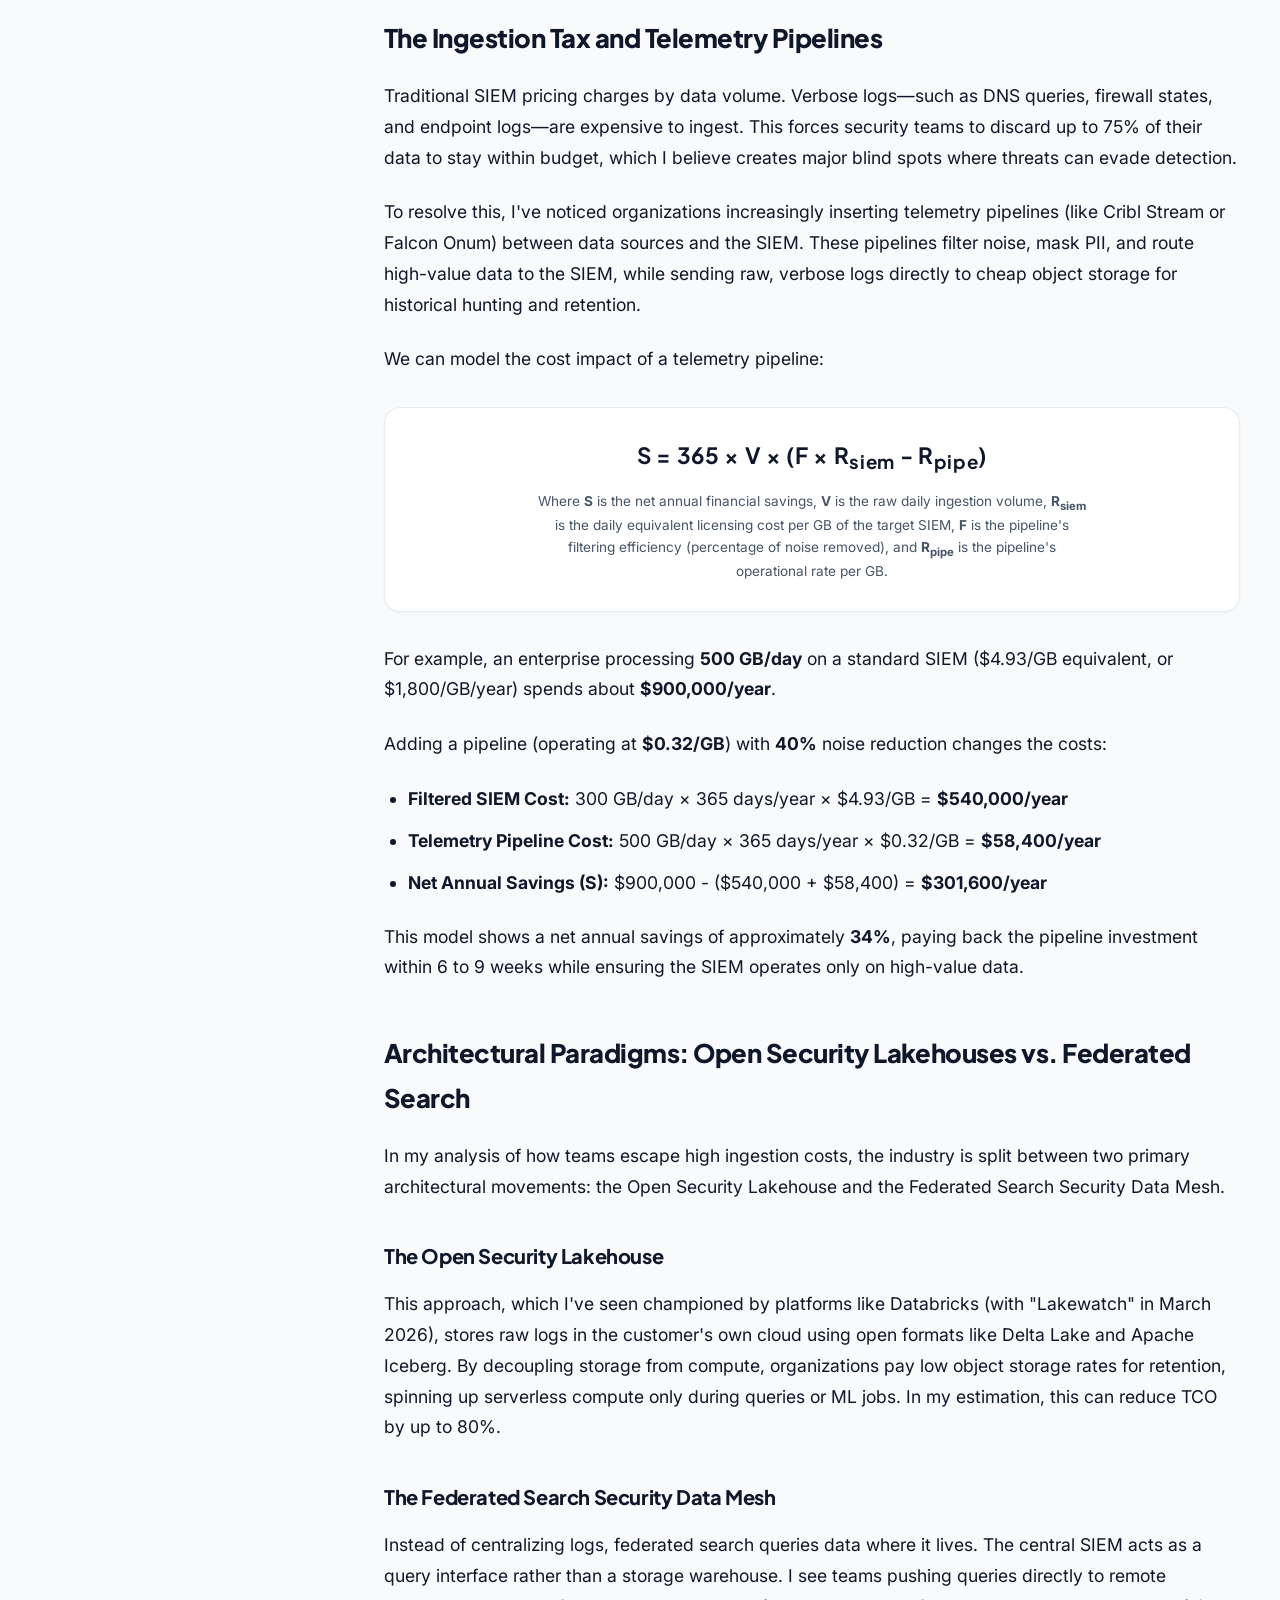
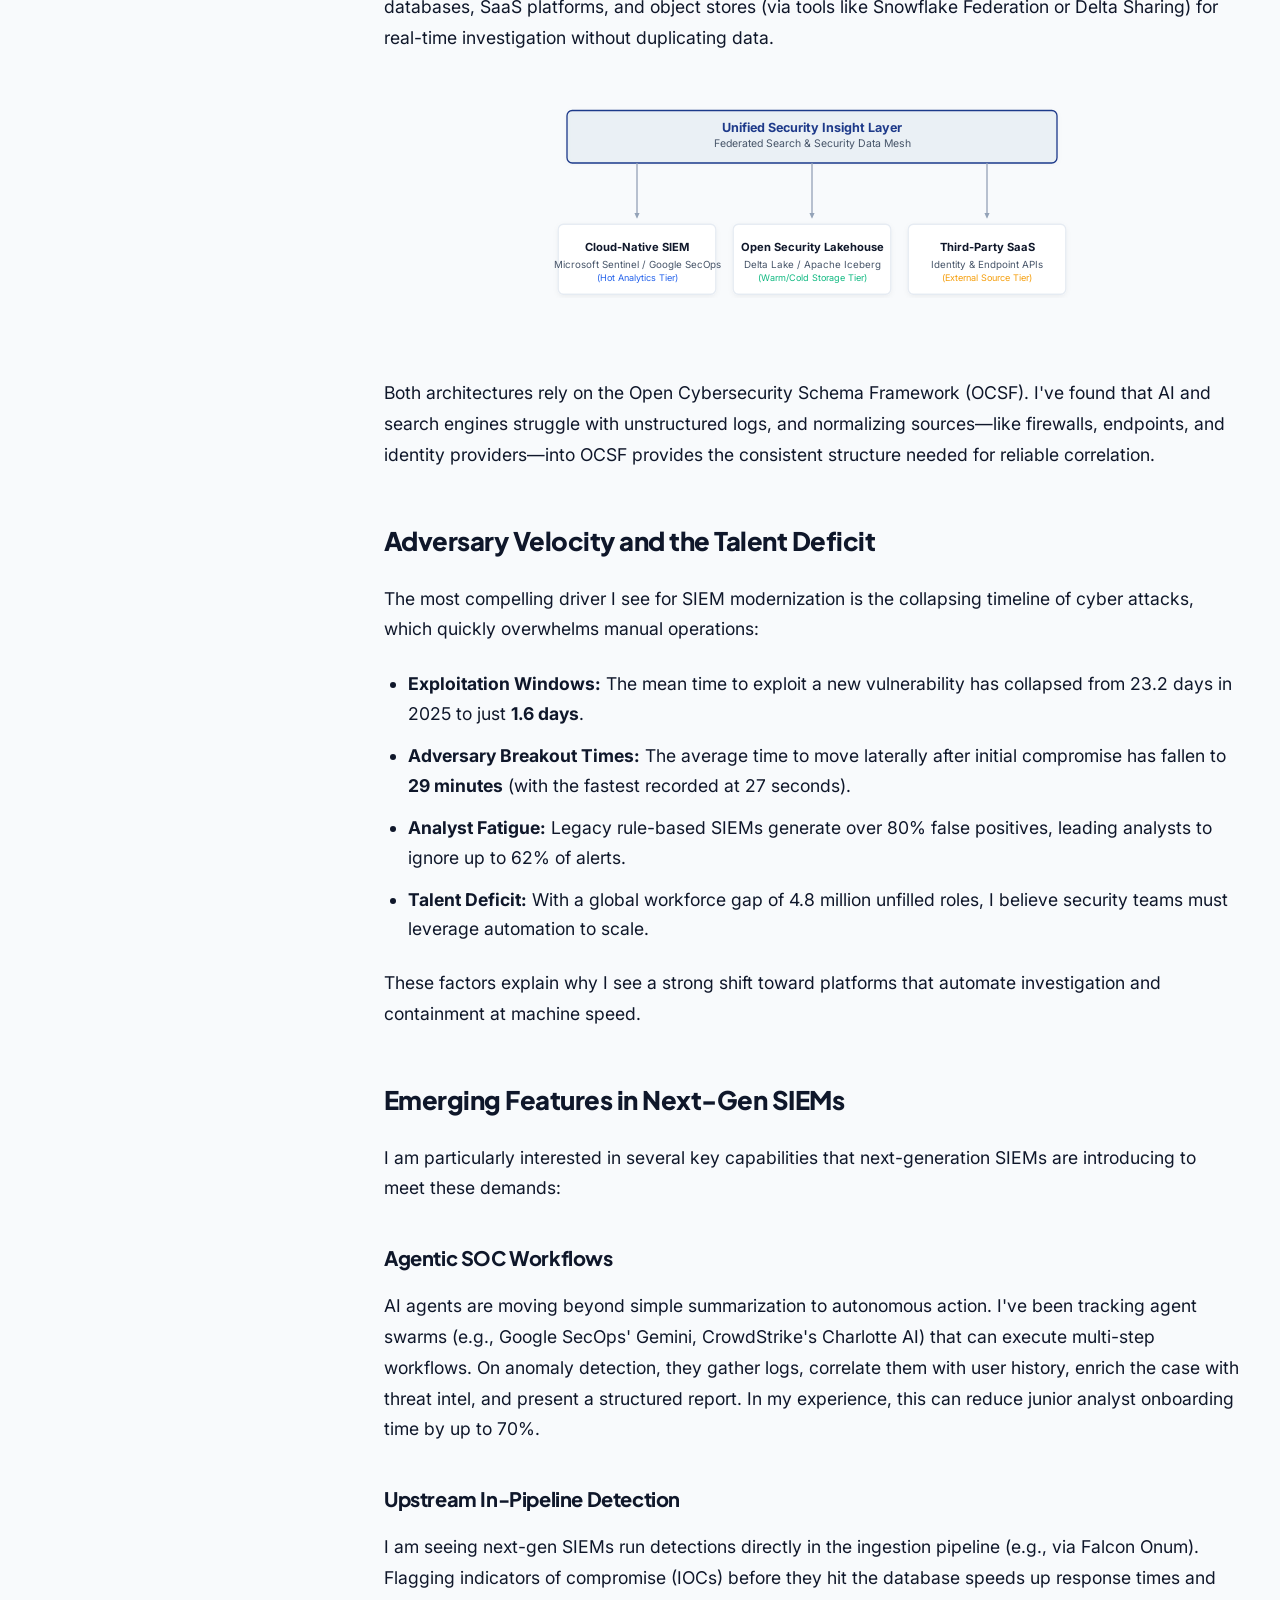
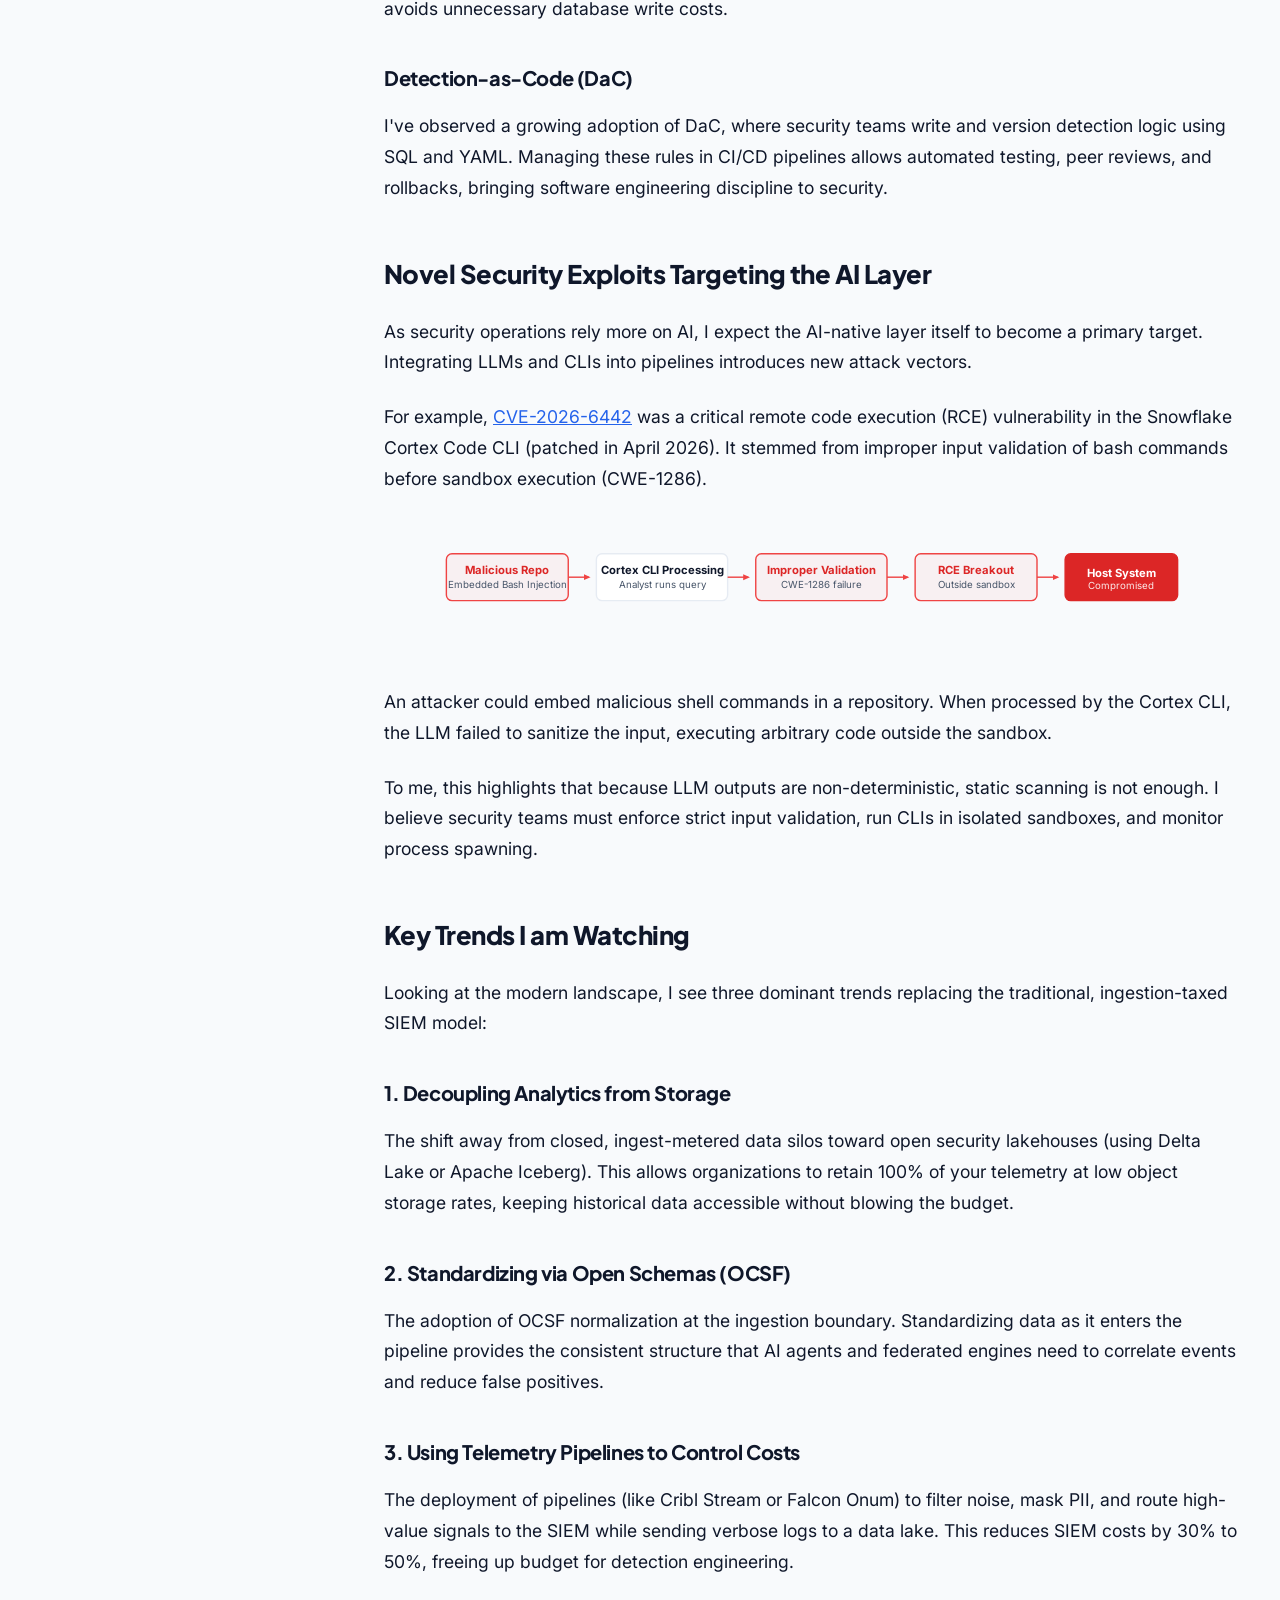
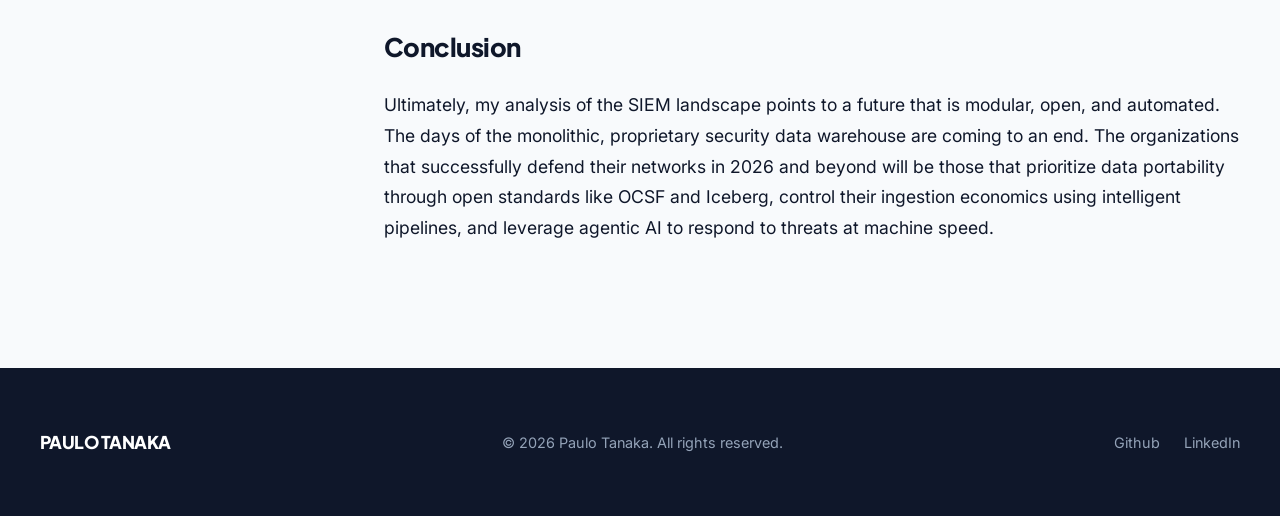
<file: essays/thoughts-on-the-siem-landscape-2026.html>
<!DOCTYPE html>
<html lang="en">

<head>
  <meta charset="UTF-8">
  <meta name="viewport" content="width=device-width, initial-scale=1.0">
  <title>Thoughts on the SIEM Landscape - 2026</title>
  <meta name="description"
    content="An analysis of the shifting economics, vendor consolidations, and architectural paradigms reshaping security telemetry in 2026.">
  <link rel="stylesheet" href="../stylesheets/style.css">
</head>

<body>

  <!-- Header -->
  <header id="shared-header" data-subpage="true" data-active="essays"></header>

  <!-- Main Article -->
  <section class="essay-view" style="padding-top: 160px; padding-bottom: 100px;">
    <div class="section-wrapper editorial-layout">
      <div class="sidebar-title">
        <a href="../index.html#essays" class="back-to-home" style="margin-bottom: 32px;">
          <svg width="16" height="16" viewBox="0 0 24 24" fill="none" stroke="currentColor" stroke-width="2.5"
            stroke-linecap="round" stroke-linejoin="round">
            <line x1="19" y1="12" x2="5" y2="12"></line>
            <polyline points="12 19 5 12 12 5"></polyline>
          </svg>
          Back to Essays
        </a>
        <div class="essay-sidebar-meta">
          <div class="essay-sidebar-meta-item">
            <div class="essay-sidebar-meta-label">Published</div>
            <div class="essay-sidebar-meta-value">June 2026</div>
          </div>
          <div class="essay-sidebar-meta-item">
            <div class="essay-sidebar-meta-label">Reading Time</div>
            <div class="essay-sidebar-meta-value">12 min read</div>
          </div>
          <div class="essay-sidebar-meta-item">
            <div class="essay-sidebar-meta-label">Author</div>
            <div class="essay-sidebar-meta-value">Paulo Tanaka</div>
          </div>
        </div>
      </div>

      <article class="essay-post">
        <h1 class="essay-post-title" style="margin-top: 0; margin-bottom: 32px;">Thoughts on the SIEM Landscape - 2026
        </h1>
        <div class="essay-post-content">
          <p>After working in the SIEM space for over three years, I wanted to share some reflections on the market, the
            dynamics of large vendors, and the technology shaping the future of security telemetry. These thoughts
            represent my personal analysis of where the industry is heading.</p>

          <h2>The Shifting Economics of Cyber Telemetry</h2>
          <p>
            In my view, the SIEM market is undergoing its most significant transformation since its inception.
            Originally built as passive repositories for compliance and long-term audits, legacy SIEM platforms are
            buckling under the scale of modern telemetry. I see security operations centers (SOCs) constantly struggling
            to process massive volumes of data from diverse cloud, IT, and remote work environments.
          </p>

          <p>
            When analyzing this space, I look closely at the market projections from leading research firms. While they
            define the SIEM market boundaries slightly differently, they uniformly point to rapid expansion:
          </p>

          <div class="essay-table-container">
            <table class="essay-table">
              <thead>
                <tr>
                  <th>Research Organization</th>
                  <th>2025 Valuation</th>
                  <th>2026 Valuation</th>
                  <th>Projected Future Valuation</th>
                  <th>Compound Annual Growth Rate (CAGR)</th>
                  <th>Key Drivers</th>
                </tr>
              </thead>
              <tbody>
                <tr>
                  <td><strong>Grand View Research</strong></td>
                  <td>USD 5.80 Billion</td>
                  <td>USD 6.70 Billion</td>
                  <td>USD 18.20 Billion (by 2033)</td>
                  <td>15.5% (2026–2033)</td>
                  <td>Threat complexity, cloud migration, zero-trust adoption.</td>
                </tr>
                <tr>
                  <td><strong>Mordor Intelligence</strong></td>
                  <td>USD 10.67 Billion</td>
                  <td>USD 12.06 Billion</td>
                  <td>USD 20.78 Billion (by 2031)</td>
                  <td>11.5% (2026–2031)</td>
                  <td>Cloud compute shifts, endpoint security integration.</td>
                </tr>
                <tr>
                  <td><strong>Research and Markets</strong></td>
                  <td>USD 5.63 Billion</td>
                  <td>USD 6.25 Billion</td>
                  <td>USD 9.40 Billion (by 2030)</td>
                  <td>10.7% (forecast period)</td>
                  <td>Centralized monitoring, regulatory compliance.</td>
                </tr>
                <tr>
                  <td><strong>MarketsandMarkets</strong></td>
                  <td>—</td>
                  <td>USD 8.39 Billion</td>
                  <td>USD 13.67 Billion (by 2031)</td>
                  <td>10.3% (forecast period)</td>
                  <td>AI-driven threat analytics, managed SOC.</td>
                </tr>
              </tbody>
            </table>
          </div>

          <p>
            This divergence in figures highlights a trend I've been watching closely: the definition of a SIEM is
            expanding. Legacy standalone log platforms are losing market share to next-generation stacks that integrate
            extended detection and response (XDR), security orchestration (SOAR), and threat intelligence (TIP).
          </p>

          <p>
            In my analysis of market demographics, several shifts stand out:
          </p>
          <ul>
            <li><strong>Enterprise vs. Midmarket:</strong> Large enterprises made up the majority of SIEM deployments in
              2025. However, I was struck by the midmarket segment (501 to 1,000 seats) experiencing a 288% year-on-year
              growth rate, driven by compliance with the EU's <a
                href="https://www.csoonline.com/article/3829750/4-key-trends-reshaping-the-siem-market.html"
                target="_blank" rel="noopener noreferrer" style="color: var(--accent); text-decoration: underline;">NIS2
                directive</a>.</li>
            <li><strong>Deployment Models:</strong> On-premises systems maintained a 55.27% foothold due to legacy
              investments and air-gapped networks. However, the growth trajectory I observe has shifted decisively to
              cloud-native architectures, which are expanding at a 12.8% to 17.5% CAGR, compared to a modest 3.4% CAGR
              for on-premises solutions.</li>
            <li><strong>Industry Verticals:</strong> BFSI led with a 27.52% revenue share in 2025, followed by IT and
              Telecom at 20.9%. Healthcare is poised for the fastest growth (12.1% to 13.8% CAGR) due to mounting
              regulatory requirements.</li>
            <li><strong>The Decline of MSPs:</strong> Managed SIEM delivered via MSPs suffered an 88% collapse in 2025.
              This suggests to me that organizations are moving away from outsourced models that fail to provide the
              deep, tailored threat analysis required to defend complex networks.</li>
          </ul>

          <h2>Market Consolidation and the CISO Dilemma</h2>
          <p>
            I've observed that aggressive vendor consolidation is reshaping the SIEM market, as traditional, independent
            platforms are absorbed into broader enterprise portfolios:
          </p>

          <div class="essay-table-container">
            <table class="essay-table">
              <thead>
                <tr>
                  <th>Combined Entity</th>
                  <th>Completed Date</th>
                  <th>Strategic and Architectural Implications</th>
                </tr>
              </thead>
              <tbody>
                <tr>
                  <td><strong>Cisco acquires Splunk ($28B)</strong></td>
                  <td>March 2024</td>
                  <td>Folds Splunk's security and log analytics portfolio into Cisco's broader observability stack.</td>
                </tr>
                <tr>
                  <td><strong>Palo Alto Networks acquires IBM QRadar SaaS</strong></td>
                  <td>September 2024</td>
                  <td>QRadar SaaS customers are forced to migrate to Cortex XSIAM before the EOL deadline in April 2026.
                  </td>
                </tr>
                <tr>
                  <td><strong>LogRhythm and Exabeam merge</strong></td>
                  <td>2024</td>
                  <td>Operates under the Exabeam name, combining LogRhythm’s SIEM footprint with Exabeam's cloud-native
                    UEBA and AI.</td>
                </tr>
                <tr>
                  <td><strong>CrowdStrike acquires Onum</strong></td>
                  <td>September 2025</td>
                  <td>Embeds Onum's stateless, in-memory pipeline technology directly at the ingestion source.</td>
                </tr>
              </tbody>
            </table>
          </div>

          <p>
            From my perspective, this consolidation wave introduces critical challenges for security leaders.
            Post-acquisition renewals often bring 20% to 30% price increases. Forced migrations—such as moving from IBM
            QRadar SaaS to Palo Alto’s Cortex XSIAM before the April 2026 sunset date—impose a heavy operational burden.
            I've seen typical migrations of this scale take 6 to 12 weeks to rewrite queries, re-architect connectors,
            and retrain analysts.
          </p>

          <p>
            To mitigate these risks, I see more security leaders adopting vendor-agnostic architectures. By separating
            the storage layer from the analytics layer, they ensure their detection rules and playbooks remain portable.
          </p>

          <h2>The Ingestion Tax and Telemetry Pipelines</h2>
          <p>
            Traditional SIEM pricing charges by data volume. Verbose logs—such as DNS queries, firewall states, and
            endpoint logs—are expensive to ingest. This forces security teams to discard up to 75% of their data to stay
            within budget, which I believe creates major blind spots where threats can evade detection.
          </p>

          <p>
            To resolve this, I've noticed organizations increasingly inserting telemetry pipelines (like Cribl Stream or
            Falcon Onum) between data sources and the SIEM. These pipelines filter noise, mask PII, and route high-value
            data to the SIEM, while sending raw, verbose logs directly to cheap object storage for historical hunting
            and retention.
          </p>

          <p>
            We can model the cost impact of a telemetry pipeline:
          </p>

          <div class="formula-block"
            style="background: var(--bg-card); border: 1px solid rgba(226, 232, 240, 0.8); border-radius: var(--radius-md); padding: 28px; margin: 32px 0; text-align: center; box-shadow: var(--shadow-sm);">
            <div
              style="font-family: var(--font-heading); font-size: 1.4rem; font-weight: 700; margin-bottom: 12px; color: var(--text-primary); letter-spacing: 0.03em;">
              S = 365 &times; V &times; (F &times; R<sub>siem</sub> - R<sub>pipe</sub>)
            </div>
            <div
              style="font-size: 0.85rem; color: var(--text-secondary); line-height: 1.6; max-width: 550px; margin: 0 auto;">
              Where <strong>S</strong> is the net annual financial savings, <strong>V</strong> is the raw daily
              ingestion volume, <strong>R<sub>siem</sub></strong> is the daily equivalent licensing cost per GB of the
              target SIEM, <strong>F</strong> is the pipeline's filtering efficiency (percentage of noise removed), and
              <strong>R<sub>pipe</sub></strong> is the pipeline's operational rate per GB.
            </div>
          </div>

          <p>
            For example, an enterprise processing <strong>500 GB/day</strong> on a standard SIEM ($4.93/GB equivalent,
            or $1,800/GB/year) spends about <strong>$900,000/year</strong>.
          </p>

          <p>
            Adding a pipeline (operating at <strong>$0.32/GB</strong>) with <strong>40%</strong> noise reduction changes
            the costs:
          </p>

          <ul>
            <li><strong>Filtered SIEM Cost:</strong> 300 GB/day &times; 365 days/year &times; $4.93/GB =
              <strong>$540,000/year</strong>
            </li>
            <li><strong>Telemetry Pipeline Cost:</strong> 500 GB/day &times; 365 days/year &times; $0.32/GB =
              <strong>$58,400/year</strong>
            </li>
            <li><strong>Net Annual Savings (S):</strong> $900,000 - ($540,000 + $58,400) =
              <strong>$301,600/year</strong>
            </li>
          </ul>

          <p>
            This model shows a net annual savings of approximately <strong>34%</strong>, paying back the pipeline
            investment within 6 to 9 weeks while ensuring the SIEM operates only on high-value data.
          </p>

          <h2>Architectural Paradigms: Open Security Lakehouses vs. Federated Search</h2>
          <p>
            In my analysis of how teams escape high ingestion costs, the industry is split between two primary
            architectural movements: the Open Security Lakehouse and the Federated Search Security Data Mesh.
          </p>

          <h3>The Open Security Lakehouse</h3>
          <p>
            This approach, which I've seen championed by platforms like Databricks (with "Lakewatch" in March 2026),
            stores raw logs in the customer's own cloud using open formats like Delta Lake and Apache Iceberg. By
            decoupling storage from compute, organizations pay low object storage rates for retention, spinning up
            serverless compute only during queries or ML jobs. In my estimation, this can reduce TCO by up to 80%.
          </p>

          <h3>The Federated Search Security Data Mesh</h3>
          <p>
            Instead of centralizing logs, federated search queries data where it lives. The central SIEM acts as a query
            interface rather than a storage warehouse. I see teams pushing queries directly to remote databases, SaaS
            platforms, and object stores (via tools like Snowflake Federation or Delta Sharing) for real-time
            investigation without duplicating data.
          </p>

          <!-- Architectural Diagram SVG -->
          <div style="width: 100%; display: flex; justify-content: center; margin: 40px 0;">
            <svg viewBox="0 0 800 280" width="100%" height="auto"
              style="max-width: 700px; font-family: var(--font-body);">
              <defs>
                <marker id="arrow" viewBox="0 0 10 10" refX="6" refY="5" markerWidth="6" markerHeight="6"
                  orient="auto-start-reverse">
                  <path d="M 0 1.5 L 8 5 L 0 8.5 z" fill="#94a3b8" />
                </marker>
                <filter id="shadow" x="-5%" y="-5%" width="110%" height="110%">
                  <feDropShadow dx="0" dy="2" stdDeviation="3" flood-opacity="0.05" />
                </filter>
              </defs>

              <!-- Unified Insight Layer -->
              <rect x="120" y="20" width="560" height="60" rx="6" fill="#1e3a8a" fill-opacity="0.05" stroke="#1e3a8a"
                stroke-width="1.5" filter="url(#shadow)" />
              <text x="400" y="45" font-size="0.9rem" font-weight="700" fill="#1e3a8a" text-anchor="middle">Unified
                Security Insight Layer</text>
              <text x="400" y="62" font-size="0.75rem" fill="var(--text-secondary)" text-anchor="middle">Federated
                Search & Security Data Mesh</text>

              <!-- Connectors -->
              <path d="M 200 80 L 200 142" stroke="#94a3b8" stroke-width="1.5" marker-end="url(#arrow)" fill="none" />
              <path d="M 400 80 L 400 142" stroke="#94a3b8" stroke-width="1.5" marker-end="url(#arrow)" fill="none" />
              <path d="M 600 80 L 600 142" stroke="#94a3b8" stroke-width="1.5" marker-end="url(#arrow)" fill="none" />

              <!-- Cloud Native SIEM -->
              <rect x="110" y="150" width="180" height="80" rx="6" fill="var(--bg-card)"
                stroke="rgba(226, 232, 240, 0.8)" stroke-width="1.5" filter="url(#shadow)" />
              <text x="200" y="180" font-size="0.8rem" font-weight="700" fill="var(--text-primary)"
                text-anchor="middle">Cloud-Native SIEM</text>
              <text x="200" y="200" font-size="0.7rem" fill="var(--text-secondary)" text-anchor="middle">Microsoft
                Sentinel / Google SecOps</text>
              <text x="200" y="215" font-size="0.65rem" fill="#2563eb" text-anchor="middle">(Hot Analytics Tier)</text>

              <!-- Open Security Lakehouse -->
              <rect x="310" y="150" width="180" height="80" rx="6" fill="var(--bg-card)"
                stroke="rgba(226, 232, 240, 0.8)" stroke-width="1.5" filter="url(#shadow)" />
              <text x="400" y="180" font-size="0.8rem" font-weight="700" fill="var(--text-primary)"
                text-anchor="middle">Open Security Lakehouse</text>
              <text x="400" y="200" font-size="0.7rem" fill="var(--text-secondary)" text-anchor="middle">Delta Lake /
                Apache Iceberg</text>
              <text x="400" y="215" font-size="0.65rem" fill="#10b981" text-anchor="middle">(Warm/Cold Storage
                Tier)</text>

              <!-- Third-Party SaaS -->
              <rect x="510" y="150" width="180" height="80" rx="6" fill="var(--bg-card)"
                stroke="rgba(226, 232, 240, 0.8)" stroke-width="1.5" filter="url(#shadow)" />
              <text x="600" y="180" font-size="0.8rem" font-weight="700" fill="var(--text-primary)"
                text-anchor="middle">Third-Party SaaS</text>
              <text x="600" y="200" font-size="0.7rem" fill="var(--text-secondary)" text-anchor="middle">Identity &
                Endpoint APIs</text>
              <text x="600" y="215" font-size="0.65rem" fill="#f59e0b" text-anchor="middle">(External Source
                Tier)</text>
            </svg>
          </div>

          <p>
            Both architectures rely on the Open Cybersecurity Schema Framework (OCSF). I've found that AI and search
            engines struggle with unstructured logs, and normalizing sources—like firewalls, endpoints, and identity
            providers—into OCSF provides the consistent structure needed for reliable correlation.
          </p>

          <h2>Adversary Velocity and the Talent Deficit</h2>
          <p>
            The most compelling driver I see for SIEM modernization is the collapsing timeline of cyber attacks, which
            quickly overwhelms manual operations:
          </p>

          <ul>
            <li><strong>Exploitation Windows:</strong> The mean time to exploit a new vulnerability has collapsed from
              23.2 days in 2025 to just <strong>1.6 days</strong>.</li>
            <li><strong>Adversary Breakout Times:</strong> The average time to move laterally after initial compromise
              has fallen to <strong>29 minutes</strong> (with the fastest recorded at 27 seconds).</li>
            <li><strong>Analyst Fatigue:</strong> Legacy rule-based SIEMs generate over 80% false positives, leading
              analysts to ignore up to 62% of alerts.</li>
            <li><strong>Talent Deficit:</strong> With a global workforce gap of 4.8 million unfilled roles, I believe
              security teams must leverage automation to scale.</li>
          </ul>

          <p>
            These factors explain why I see a strong shift toward platforms that automate investigation and containment
            at machine speed.
          </p>

          <h2>Emerging Features in Next-Gen SIEMs</h2>
          <p>
            I am particularly interested in several key capabilities that next-generation SIEMs are introducing to meet
            these demands:
          </p>

          <h3>Agentic SOC Workflows</h3>
          <p>
            AI agents are moving beyond simple summarization to autonomous action. I've been tracking agent swarms
            (e.g., Google SecOps' Gemini, CrowdStrike's Charlotte AI) that can execute multi-step workflows. On anomaly
            detection, they gather logs, correlate them with user history, enrich the case with threat intel, and
            present a structured report. In my experience, this can reduce junior analyst onboarding time by up to 70%.
          </p>

          <h3>Upstream In-Pipeline Detection</h3>
          <p>
            I am seeing next-gen SIEMs run detections directly in the ingestion pipeline (e.g., via Falcon Onum).
            Flagging indicators of compromise (IOCs) before they hit the database speeds up response times and avoids
            unnecessary database write costs.
          </p>

          <h3>Detection-as-Code (DaC)</h3>
          <p>
            I've observed a growing adoption of DaC, where security teams write and version detection logic using SQL
            and YAML. Managing these rules in CI/CD pipelines allows automated testing, peer reviews, and rollbacks,
            bringing software engineering discipline to security.
          </p>

          <h2>Novel Security Exploits Targeting the AI Layer</h2>
          <p>
            As security operations rely more on AI, I expect the AI-native layer itself to become a primary target.
            Integrating LLMs and CLIs into pipelines introduces new attack vectors.
          </p>
          <p>
            For example, <a href="https://www.sentinelone.com/vulnerability-database/cve-2026-6442/" target="_blank"
              rel="noopener noreferrer" style="color: var(--accent); text-decoration: underline;">CVE-2026-6442</a> was
            a critical remote code execution (RCE) vulnerability in the Snowflake Cortex Code CLI (patched in April
            2026). It stemmed from improper input validation of bash commands before sandbox execution (CWE-1286).
          </p>

          <!-- Exploit Flow SVG -->
          <div style="width: 100%; display: flex; justify-content: center; margin: 40px 0;">
            <svg viewBox="0 0 800 120" width="100%" height="auto"
              style="max-width: 750px; font-family: var(--font-body);">
              <defs>
                <marker id="arrow-red" viewBox="0 0 10 10" refX="6" refY="5" markerWidth="6" markerHeight="6"
                  orient="auto-start-reverse">
                  <path d="M 0 1.5 L 8 5 L 0 8.5 z" fill="#ef4444" />
                </marker>
              </defs>

              <!-- Step 1 -->
              <rect x="10" y="20" width="130" height="50" rx="6" fill="#ef4444" fill-opacity="0.05" stroke="#ef4444"
                stroke-width="1.5" />
              <text x="75" y="42" font-size="0.75rem" font-weight="700" fill="#dc2626" text-anchor="middle">Malicious
                Repo</text>
              <text x="75" y="56" font-size="0.65rem" fill="var(--text-secondary)" text-anchor="middle">Embedded Bash
                Injection</text>

              <!-- Arrow -->
              <path d="M 140 45 L 162 45" stroke="#ef4444" stroke-width="1.5" marker-end="url(#arrow-red)"
                fill="none" />

              <!-- Step 2 -->
              <rect x="170" y="20" width="140" height="50" rx="6" fill="var(--bg-card)"
                stroke="rgba(226, 232, 240, 0.8)" stroke-width="1.5" />
              <text x="240" y="42" font-size="0.75rem" font-weight="700" fill="var(--text-primary)"
                text-anchor="middle">Cortex CLI Processing</text>
              <text x="240" y="56" font-size="0.65rem" fill="var(--text-secondary)" text-anchor="middle">Analyst runs
                query</text>

              <!-- Arrow -->
              <path d="M 310 45 L 332 45" stroke="#ef4444" stroke-width="1.5" marker-end="url(#arrow-red)"
                fill="none" />

              <!-- Step 3 -->
              <rect x="340" y="20" width="140" height="50" rx="6" fill="#ef4444" fill-opacity="0.05" stroke="#ef4444"
                stroke-width="1.5" />
              <text x="410" y="42" font-size="0.75rem" font-weight="700" fill="#dc2626" text-anchor="middle">Improper
                Validation</text>
              <text x="410" y="56" font-size="0.65rem" fill="var(--text-secondary)" text-anchor="middle">CWE-1286
                failure</text>

              <!-- Arrow -->
              <path d="M 480 45 L 502 45" stroke="#ef4444" stroke-width="1.5" marker-end="url(#arrow-red)"
                fill="none" />

              <!-- Step 4 -->
              <rect x="510" y="20" width="130" height="50" rx="6" fill="#ef4444" fill-opacity="0.05" stroke="#ef4444"
                stroke-width="1.5" />
              <text x="575" y="42" font-size="0.75rem" font-weight="700" fill="#dc2626" text-anchor="middle">RCE
                Breakout</text>
              <text x="575" y="56" font-size="0.65rem" fill="var(--text-secondary)" text-anchor="middle">Outside
                sandbox</text>

              <!-- Arrow -->
              <path d="M 640 45 L 662 45" stroke="#ef4444" stroke-width="1.5" marker-end="url(#arrow-red)"
                fill="none" />

              <!-- Step 5 -->
              <rect x="670" y="20" width="120" height="50" rx="6" fill="#dc2626" stroke="#dc2626" stroke-width="1.5" />
              <text x="730" y="45" font-size="0.75rem" font-weight="700" fill="#ffffff" text-anchor="middle">Host
                System</text>
              <text x="730" y="58" font-size="0.65rem" fill="#ffffff" fill-opacity="0.9"
                text-anchor="middle">Compromised</text>
            </svg>
          </div>

          <p>
            An attacker could embed malicious shell commands in a repository. When processed by the Cortex CLI, the LLM
            failed to sanitize the input, executing arbitrary code outside the sandbox.
          </p>
          <p>
            To me, this highlights that because LLM outputs are non-deterministic, static scanning is not enough. I
            believe security teams must enforce strict input validation, run CLIs in isolated sandboxes, and monitor
            process spawning.
          </p>

          <h2>Key Trends I am Watching</h2>
          <p>
            Looking at the modern landscape, I see three dominant trends replacing the traditional, ingestion-taxed SIEM
            model:
          </p>

          <h3>1. Decoupling Analytics from Storage</h3>
          <p>
            The shift away from closed, ingest-metered data silos toward open security lakehouses (using Delta Lake or
            Apache Iceberg). This allows organizations to retain 100% of your telemetry at low object storage rates,
            keeping historical data accessible without blowing the budget.
          </p>

          <h3>2. Standardizing via Open Schemas (OCSF)</h3>
          <p>
            The adoption of OCSF normalization at the ingestion boundary. Standardizing data as it enters the pipeline
            provides the consistent structure that AI agents and federated engines need to correlate events and reduce
            false positives.
          </p>

          <h3>3. Using Telemetry Pipelines to Control Costs</h3>
          <p>
            The deployment of pipelines (like Cribl Stream or Falcon Onum) to filter noise, mask PII, and route
            high-value signals to the SIEM while sending verbose logs to a data lake. This reduces SIEM costs by 30% to
            50%, freeing up budget for detection engineering.
          </p>

          <h2>Conclusion</h2>
          <p>
            Ultimately, my analysis of the SIEM landscape points to a future that is modular, open, and automated. The
            days of the monolithic, proprietary security data warehouse are coming to an end. The organizations that
            successfully defend their networks in 2026 and beyond will be those that prioritize data portability through
            open standards like OCSF and Iceberg, control their ingestion economics using intelligent pipelines, and
            leverage agentic AI to respond to threats at machine speed.
          </p>
        </div>
      </article>
    </div>
  </section>

  <!-- Footer -->
  <footer id="shared-footer"></footer>

  <script src="../javascripts/layout.js"></script>
  <script src="../javascripts/main.js"></script>
</body>

</html>
</file>
<file: stylesheets/style.css>
@import url('https://fonts.googleapis.com/css2?family=Plus+Jakarta+Sans:wght@400;500;600;700;800&family=Inter:wght@400;500;600;700&family=Playfair+Display:ital,wght@0,500;1,500&display=swap');

:root {
  --bg-page: #f8fafc;
  --bg-card: #ffffff;
  --bg-dark: #0f172a;
  
  --text-primary: #0f172a;
  --text-secondary: #475569;
  --text-muted: #64748b;
  --text-light: #ffffff;
  
  --accent: #2563eb; /* Royal Blue */
  --accent-light: #eff6ff;
  --accent-gradient: linear-gradient(135deg, #3b82f6 0%, #1d4ed8 100%);
  --gpu-active: #10b981; /* Emerald */
  --gpu-syncing: #f59e0b; /* Amber */
  --gpu-idle: #cbd5e1; /* Slate */
  
  --font-heading: 'Plus Jakarta Sans', sans-serif;
  --font-body: 'Inter', sans-serif;
  --font-quote: 'Playfair Display', serif;
  
  --radius-sm: 8px;
  --radius-md: 16px;
  --radius-lg: 24px;
  --radius-pill: 9999px;
  
  --shadow-sm: 0 1px 3px 0 rgba(0, 0, 0, 0.05);
  --shadow-md: 0 10px 25px -5px rgba(0, 0, 0, 0.05), 0 8px 10px -6px rgba(0, 0, 0, 0.05);
  --shadow-lg: 0 20px 40px -15px rgba(0, 0, 0, 0.06), 0 15px 25px -10px rgba(0, 0, 0, 0.04);
  
  --transition-fast: 0.2s cubic-bezier(0.16, 1, 0.3, 1);
  --transition-smooth: 0.4s cubic-bezier(0.16, 1, 0.3, 1);
}

/* Reset & Base Styles */
* {
  box-sizing: border-box;
  margin: 0;
  padding: 0;
}

html {
  scroll-behavior: smooth;
  scroll-padding-top: 90px;
}

body {
  background-color: var(--bg-page);
  color: var(--text-primary);
  font-family: var(--font-body);
  line-height: 1.6;
  -webkit-font-smoothing: antialiased;
}

/* Typography */
h1, h2, h3, h4, h5, h6 {
  font-family: var(--font-heading);
  font-weight: 700;
  color: var(--text-primary);
  letter-spacing: -0.02em;
}

a {
  color: inherit;
  text-decoration: none;
  transition: var(--transition-fast);
}

/* Header & Navigation */
header {
  position: fixed;
  top: 0;
  left: 0;
  width: 100%;
  z-index: 100;
  background: rgba(248, 250, 252, 0.8);
  backdrop-filter: blur(12px);
  -webkit-backdrop-filter: blur(12px);
  border-bottom: 1px solid rgba(226, 232, 240, 0.5);
  transition: var(--transition-smooth);
}

header.scrolled {
  background: rgba(255, 255, 255, 0.85);
  box-shadow: var(--shadow-sm);
  padding: 8px 0;
}

.nav-container {
  max-width: 1280px;
  margin: 0 auto;
  padding: 20px 24px;
  display: flex;
  justify-content: space-between;
  align-items: center;
  transition: var(--transition-smooth);
}

.logo {
  font-family: var(--font-heading);
  font-size: 1.15rem;
  font-weight: 800;
  letter-spacing: -0.03em;
  color: var(--text-primary);
  display: flex;
  align-items: center;
  gap: 10px;
}

.logo svg {
  color: var(--accent);
  transition: var(--transition-smooth);
}

.logo:hover svg {
  transform: rotate(180deg);
}

.nav-links {
  display: flex;
  align-items: center;
  gap: 32px;
  list-style: none;
}

.nav-links a {
  font-size: 0.9rem;
  font-weight: 500;
  color: var(--text-secondary);
  padding: 6px 0;
  position: relative;
}

.nav-links a::after {
  content: '';
  position: absolute;
  bottom: 0;
  left: 0;
  width: 0;
  height: 2px;
  background-color: var(--accent);
  transition: var(--transition-fast);
}

.nav-links a:hover::after,
.nav-links a.active::after {
  width: 100%;
}

.nav-links a:hover,
.nav-links a.active {
  color: var(--text-primary);
}

.nav-cta {
  background-color: var(--text-primary);
  color: var(--text-light) !important;
  padding: 10px 24px !important;
  border-radius: var(--radius-pill);
  font-weight: 600 !important;
  transition: var(--transition-fast) !important;
}

.nav-cta::after {
  display: none !important;
}

.nav-cta:hover {
  background-color: var(--accent);
  transform: translateY(-1px);
  box-shadow: var(--shadow-sm);
}

.mobile-menu-toggle {
  display: none;
  background: none;
  border: none;
  color: var(--text-primary);
  cursor: pointer;
}

/* Hero Section */
#hero {
  padding: 160px 24px 80px 24px;
  overflow: hidden;
}

.hero-wrapper {
  max-width: 1200px;
  margin: 0 auto;
  display: grid;
  grid-template-columns: 1.2fr 1fr;
  gap: 64px;
  align-items: center;
}

.hero-content {
  display: flex;
  flex-direction: column;
  align-items: flex-start;
}

.hero-badge {
  font-family: var(--font-heading);
  font-size: 0.75rem;
  font-weight: 700;
  letter-spacing: 0.05em;
  color: var(--accent);
  background-color: var(--accent-light);
  padding: 6px 16px;
  border-radius: var(--radius-pill);
  margin-bottom: 24px;
}

.hero-statement {
  font-size: clamp(2.5rem, 5vw, 4rem);
  font-weight: 800;
  line-height: 1.1;
  margin-bottom: 24px;
  letter-spacing: -0.04em;
}

.hero-statement span {
  background: var(--accent-gradient);
  -webkit-background-clip: text;
  -webkit-text-fill-color: transparent;
}

.hero-subtext {
  color: var(--text-secondary);
  margin-bottom: 40px;
  max-width: 560px; /* Slightly wider to accommodate paragraphs better */
}

.hero-subtext p {
  font-size: 1.05rem;
  line-height: 1.6;
  margin-bottom: 20px;
}

.hero-subtext p:last-child {
  margin-bottom: 0;
}

.hero-subtext p.lead-text {
  font-size: 1.25rem;
  font-weight: 500;
  color: var(--text-primary);
  line-height: 1.5;
}

.hero-subtext a {
  color: var(--accent);
  font-weight: 500;
  border-bottom: 1px solid rgba(37, 99, 235, 0.25);
  padding-bottom: 1px;
  transition: var(--transition-fast);
}

.hero-subtext a:hover {
  color: #1d4ed8;
  border-bottom-color: var(--accent);
}

.hero-actions {
  display: flex;
  gap: 16px;
}

.hero-visual {
  height: 480px;
  background: var(--bg-card);
  border-radius: var(--radius-lg);
  box-shadow: var(--shadow-lg);
  position: relative;
  overflow: hidden;
  border: 1px solid rgba(226, 232, 240, 0.8);
}

.interactive-node-field {
  width: 100%;
  height: 100%;
  position: absolute;
  top: 0;
  left: 0;
}

/* Quote Section */
.quote-section {
  background-color: var(--bg-card);
  padding: 80px 24px;
  border-top: 1px solid rgba(226, 232, 240, 0.8);
  border-bottom: 1px solid rgba(226, 232, 240, 0.8);
}

.quote-wrapper {
  max-width: 900px;
  margin: 0 auto;
  text-align: center;
}

.quote-text {
  font-family: var(--font-quote);
  font-size: clamp(1.4rem, 3vw, 2rem);
  line-height: 1.5;
  color: var(--text-primary);
  margin-bottom: 24px;
  font-style: italic;
}

.quote-author {
  font-family: var(--font-heading);
  font-size: 0.9rem;
  font-weight: 700;
  letter-spacing: 0.05em;
  text-transform: uppercase;
  color: var(--text-secondary);
}

/* Layout Sections */
section {
  padding: 120px 24px;
}

.section-wrapper {
  max-width: 1200px;
  margin: 0 auto;
}

.editorial-layout {
  display: grid;
  grid-template-columns: 280px 1fr;
  gap: 64px;
  align-items: start;
}

.sidebar-title {
  position: sticky;
  top: 130px;
}

.sidebar-title h2 {
  font-size: 2.2rem;
  font-weight: 800;
  line-height: 1.1;
  letter-spacing: -0.03em;
}

.sidebar-subtitle {
  margin-top: 24px;
  font-size: 1.05rem;
  color: var(--text-secondary);
  line-height: 1.6;
}

/* About Section */
#about {
  background-color: var(--bg-card);
}

.about-content p {
  font-size: 1.1rem;
  color: var(--text-secondary);
  margin-bottom: 24px;
  max-width: 800px;
}

.about-content p.lead-text {
  font-size: 1.3rem;
  color: var(--text-primary);
  font-weight: 500;
}

/* Systems / Projects Section */
#projects {
  background-color: var(--bg-page);
}

.projects-grid {
  display: grid;
  grid-template-columns: 1fr;
  gap: 48px;
}

.project-card {
  background: var(--bg-card);
  border-radius: var(--radius-lg);
  box-shadow: var(--shadow-md);
  border: 1px solid rgba(226, 232, 240, 0.8);
  display: grid;
  grid-template-columns: 1fr 1.1fr;
  overflow: hidden;
  transition: transform var(--transition-smooth), box-shadow var(--transition-smooth);
}

.project-card:hover {
  transform: translateY(-8px);
  box-shadow: var(--shadow-lg);
}

.project-image-container {
  position: relative;
  background: #0b0f19; /* Dark tech background for widgets */
  height: 100%;
  min-height: 360px;
  overflow: hidden;
}

.project-content {
  padding: 48px;
  display: flex;
  flex-direction: column;
  justify-content: center;
}

.project-tags {
  display: flex;
  gap: 8px;
  margin-bottom: 20px;
}

.project-tags span {
  font-size: 0.75rem;
  font-weight: 600;
  color: var(--accent);
  background-color: var(--accent-light);
  padding: 4px 12px;
  border-radius: var(--radius-pill);
}

.project-card-title {
  font-size: 1.75rem;
  font-weight: 800;
  margin-bottom: 16px;
  letter-spacing: -0.03em;
}

.project-desc {
  color: var(--text-secondary);
  font-size: 1rem;
  margin-bottom: 32px;
}

/* Interactive Widgets */
.interactive-widget {
  position: relative;
  width: 100%;
  height: 100%;
  display: flex;
  align-items: center;
  justify-content: center;
}

.widget-overlay {
  position: absolute;
  bottom: 16px;
  left: 16px;
  background: rgba(15, 23, 42, 0.6);
  backdrop-filter: blur(4px);
  color: rgba(255, 255, 255, 0.8);
  padding: 6px 12px;
  font-size: 0.7rem;
  font-weight: 600;
  border-radius: var(--radius-sm);
  letter-spacing: 0.05em;
  text-transform: uppercase;
  pointer-events: none;
}

/* Widget 1: AetherFS */
.storage-node {
  position: absolute;
  width: 64px;
  height: 64px;
  background: rgba(37, 99, 235, 0.15);
  border: 2px solid var(--accent);
  border-radius: 50% !important;
  display: flex;
  align-items: center;
  justify-content: center;
  cursor: pointer;
  transition: var(--transition-fast);
}

.storage-node::after {
  content: '';
  position: absolute;
  width: 100%;
  height: 100%;
  border: 1px solid var(--accent);
  border-radius: 50% !important;
  animation: pulse-ring 2s infinite;
}

.storage-node::before {
  content: attr(data-label);
  position: absolute;
  bottom: -28px;
  left: 50%;
  transform: translateX(-50%);
  font-size: 0.75rem;
  font-weight: 600;
  color: #94a3b8;
  white-space: nowrap;
  opacity: 0.8;
  transition: var(--transition-fast);
}

.storage-node:hover {
  transform: scale(1.1);
  background: rgba(37, 99, 235, 0.3);
  box-shadow: 0 0 20px rgba(37, 99, 235, 0.4);
}

.storage-node:hover::before {
  color: #fff;
  opacity: 1;
}

.node-center {
  top: 50%;
  left: 50%;
  transform: translate(-50%, -50%);
  background: rgba(139, 92, 246, 0.2);
  border-color: #8b5cf6;
}
.node-center::after { border-color: #8b5cf6; }

.node-1 { top: 20%; left: 25%; }
.node-2 { top: 20%; right: 25%; }
.node-3 { bottom: 20%; left: 50%; transform: translateX(-50%); }

.flow-connections {
  position: absolute;
  top: 0;
  left: 0;
  width: 100%;
  height: 100%;
  pointer-events: none;
}

.connection-line {
  fill: none;
  stroke: rgba(148, 163, 184, 0.2);
  stroke-width: 2;
  stroke-dasharray: 6 6;
  animation: dash 30s linear infinite;
}

/* Widget 2: NovaCompute */
.gpu-grid-container {
  display: flex;
  flex-direction: column;
  padding: 24px;
  width: 80%;
}

.gpu-grid-header {
  display: flex;
  justify-content: space-between;
  font-family: var(--font-heading);
  font-size: 0.8rem;
  font-weight: 700;
  color: #94a3b8;
  margin-bottom: 16px;
  width: 80%;
}

.gpu-grid {
  display: grid;
  grid-template-columns: repeat(8, 1fr);
  gap: 8px;
  width: 80%;
  aspect-ratio: 1;
}

.gpu-cell {
  background: var(--gpu-idle);
  aspect-ratio: 1;
  border-radius: 4px !important;
  cursor: pointer;
  position: relative;
  transition: var(--transition-fast);
}

.gpu-cell.active {
  background: var(--gpu-active);
  box-shadow: 0 0 10px rgba(16, 185, 129, 0.3);
  animation: pulse-gpu 2s infinite;
}

.gpu-cell.syncing {
  background: var(--gpu-syncing);
  box-shadow: 0 0 10px rgba(245, 158, 11, 0.3);
}

.gpu-cell:hover {
  transform: scale(1.2);
  z-index: 10;
}

/* Widget 3: Helios */
#helios-canvas {
  width: 100%;
  height: 100%;
  cursor: pointer;
}

/* Tooltip style */
.widget-tooltip {
  position: absolute;
  background: rgba(15, 23, 42, 0.95);
  backdrop-filter: blur(8px);
  border: 1px solid rgba(255,255,255,0.1);
  color: #fff;
  padding: 12px 16px;
  border-radius: var(--radius-md);
  font-size: 0.8rem;
  pointer-events: none;
  z-index: 100;
  box-shadow: var(--shadow-lg);
}

/* Essays Section */
#essays {
  background-color: var(--bg-page);
}

.essay-list {
  display: flex;
  flex-direction: column;
  gap: 48px;
}

.essay-card {
  border-bottom: 1px solid rgba(226, 232, 240, 0.6);
  padding-bottom: 40px;
  transition: var(--transition-fast);
}

.essay-card:last-child {
  border-bottom: none;
  padding-bottom: 0;
}

.essay-meta {
  display: flex;
  align-items: center;
  gap: 8px;
  font-family: var(--font-heading);
  font-size: 0.8rem;
  font-weight: 600;
  color: #94a3b8;
  margin-bottom: 12px;
}

.essay-title {
  font-size: 1.6rem;
  font-weight: 800;
  line-height: 1.3;
  margin-bottom: 12px;
  letter-spacing: -0.02em;
}

.essay-title a {
  color: var(--text-primary);
  transition: var(--transition-fast);
}

.essay-title a:hover {
  color: var(--accent);
}

.essay-teaser {
  color: var(--text-secondary);
  font-size: 1rem;
  line-height: 1.6;
  margin-bottom: 16px;
}

.essay-tags {
  display: flex;
  gap: 8px;
}

.essay-tags span {
  font-family: var(--font-heading);
  font-size: 0.75rem;
  font-weight: 600;
  color: var(--accent);
  background: rgba(37, 99, 235, 0.06);
  padding: 4px 10px;
  border-radius: var(--radius-pill);
}

/* About & Career (Combined Layout) */
#about {
  background-color: var(--bg-card);
}

.about-career-container {
  display: grid;
  grid-template-columns: 1fr 1fr;
  gap: 64px;
}

.about-bio p {
  margin-bottom: 20px;
  line-height: 1.6;
}

.about-bio a {
  color: var(--accent);
  font-weight: 600;
}

.career-timeline {
  display: flex;
  flex-direction: column;
  gap: 24px;
}

.timeline-item {
  position: relative;
  padding-left: 24px;
  border-left: 2px solid rgba(226, 232, 240, 0.8);
}

.timeline-item::before {
  content: '';
  position: absolute;
  left: -6px;
  top: 4px;
  width: 10px;
  height: 10px;
  border-radius: 50% !important;
  background: var(--accent);
}

.timeline-date {
  font-family: var(--font-heading);
  font-size: 0.8rem;
  font-weight: 600;
  color: #94a3b8;
}

.timeline-role {
  font-size: 1.05rem;
  font-weight: 750;
  color: var(--text-primary);
  margin: 4px 0;
}

.timeline-company {
  font-family: var(--font-heading);
  font-size: 0.85rem;
  font-weight: 600;
  color: var(--text-secondary);
  text-transform: uppercase;
}

/* Buttons */
.btn {
  display: inline-flex;
  align-items: center;
  justify-content: center;
  gap: 8px;
  padding: 14px 28px;
  border-radius: var(--radius-pill) !important;
  font-family: var(--font-heading);
  font-size: 0.9rem;
  font-weight: 600;
  cursor: pointer;
  border: none;
  transition: var(--transition-fast);
}

.btn-primary {
  background: var(--accent-gradient);
  color: var(--text-light);
  box-shadow: var(--shadow-sm);
}

.btn-primary:hover {
  transform: translateY(-2px);
  box-shadow: var(--shadow-md);
  opacity: 0.95;
}

.btn-secondary {
  background: rgba(226, 232, 240, 0.5);
  color: var(--text-primary);
  border: 1px solid rgba(226, 232, 240, 0.8);
}

.btn-secondary:hover {
  background: rgba(226, 232, 240, 0.8);
  transform: translateY(-2px);
}

.arrow-link {
  font-family: var(--font-heading);
  font-size: 0.9rem;
  font-weight: 700;
  color: var(--accent);
  display: inline-flex;
  align-items: center;
  gap: 8px;
  margin-top: 12px;
}

.arrow-link:hover {
  color: var(--text-primary);
}

.arrow-link svg {
  transition: var(--transition-fast);
}

.arrow-link:hover svg {
  transform: translateX(4px);
}

/* Footer */
footer {
  background-color: var(--bg-dark);
  color: #94a3b8;
  padding: 60px 24px;
  font-size: 0.9rem;
}

.footer-wrapper {
  max-width: 1200px;
  margin: 0 auto;
  display: flex;
  justify-content: space-between;
  align-items: center;
}

.footer-logo {
  font-family: var(--font-heading);
  font-weight: 800;
  letter-spacing: -0.03em;
  color: var(--text-light);
  font-size: 1.1rem;
}

.footer-socials {
  display: flex;
  gap: 24px;
  list-style: none;
}

.footer-socials a:hover {
  color: var(--text-light);
}

/* Animations */
@keyframes pulse-ring {
  0% { transform: scale(0.95); opacity: 1; }
  50% { transform: scale(1.15); opacity: 0.5; }
  100% { transform: scale(1.3); opacity: 0; }
}

@keyframes pulse-gpu {
  0% { opacity: 0.8; }
  50% { opacity: 1; }
  100% { opacity: 0.8; }
}

@keyframes dash {
  to {
    stroke-dashoffset: -1000;
  }
}

/* Responsive Design */
@media (max-width: 1024px) {
  .editorial-layout {
    grid-template-columns: 1fr;
    gap: 32px;
  }
  
  .sidebar-title {
    position: static;
  }
  
  .hero-wrapper {
    grid-template-columns: 1fr;
    gap: 48px;
    text-align: center;
  }
  
  .hero-content {
    align-items: center;
  }
  
  .hero-subtext {
    max-width: 100%;
  }
  
  .project-card {
    grid-template-columns: 1fr;
  }
  
  .project-image-container {
    min-height: 300px;
  }
  
  .essay-sidebar-meta {
    flex-direction: row;
    flex-wrap: wrap;
    gap: 20px 32px;
    margin-top: 16px;
  }
  
  .essay-sidebar-meta-item {
    flex: 1 1 auto;
    margin-top: 0 !important;
  }
  
  .essay-sidebar-meta-item:last-child {
    width: 100%;
    margin-top: 12px !important;
  }
}

@media (max-width: 768px) {
  section {
    padding: 80px 24px;
  }
  
  .nav-links {
    display: none;
    position: absolute;
    top: 100%;
    left: 0;
    width: 100%;
    background: var(--bg-card);
    border-bottom: 1px solid rgba(226, 232, 240, 0.8);
    flex-direction: column;
    padding: 24px;
    gap: 16px;
    box-shadow: var(--shadow-md);
  }
  
  .nav-links.active {
    display: flex;
  }
  
  .mobile-menu-toggle {
    display: block;
  }
  
  .contact-layout {
    grid-template-columns: 1fr;
    gap: 48px;
  }
  
  .footer-wrapper {
    flex-direction: column;
    text-align: center;
    gap: 20px;
  }
  
  .hero-visual {
    height: 320px;
  }
  
  .about-career-container {
    grid-template-columns: 1fr;
    gap: 40px;
  }
}

/* Essay Post Page Styling */
.essay-post-container {
  max-width: 720px;
  margin: 140px auto 100px auto;
  padding: 0 24px;
}

.back-to-home {
  display: inline-flex;
  align-items: center;
  gap: 8px;
  color: var(--text-secondary);
  font-family: var(--font-heading);
  font-size: 0.9rem;
  font-weight: 600;
  text-decoration: none;
  margin-bottom: 40px;
  transition: var(--transition-fast);
}

.back-to-home:hover {
  color: var(--accent);
  transform: translateX(-4px);
}

.essay-post-header {
  margin-bottom: 48px;
}

.essay-post-title {
  font-size: 2.5rem;
  font-weight: 800;
  line-height: 1.25;
  letter-spacing: -0.03em;
  color: var(--text-primary);
  margin-bottom: 24px;
}

.essay-post-meta {
  display: flex;
  align-items: center;
  gap: 12px;
  font-family: var(--font-heading);
  font-size: 0.85rem;
  font-weight: 600;
  color: #94a3b8;
}

.essay-post-content {
  color: var(--text-primary);
  font-size: 1.1rem;
  line-height: 1.75;
}

.essay-post-content p {
  margin-bottom: 24px;
}

.essay-post-content ul,
.essay-post-content ol {
  margin-bottom: 24px;
  padding-left: 24px;
}

.essay-post-content li {
  margin-bottom: 12px;
  line-height: 1.7;
}

.essay-post-content h2 {
  font-size: 1.6rem;
  font-weight: 800;
  margin: 48px 0 20px 0;
  letter-spacing: -0.02em;
}

.essay-post-content h3 {
  font-size: 1.25rem;
  font-weight: 750;
  margin: 36px 0 16px 0;
}

.essay-post-content blockquote {
  border-left: 4px solid var(--accent);
  padding-left: 24px;
  margin: 32px 0;
  font-style: italic;
  color: var(--text-secondary);
}

.essay-post-content pre {
  background: #0f172a;
  color: #f8fafc;
  padding: 24px;
  border-radius: var(--radius-md);
  overflow-x: auto;
  max-width: 100%;
  margin: 32px 0;
  font-family: 'Courier New', Courier, monospace;
  font-size: 0.95rem;
  line-height: 1.6;
}

.essay-post-content code {
  background: rgba(37, 99, 235, 0.05);
  color: var(--accent);
  padding: 2px 6px;
  border-radius: 4px;
  font-family: 'Courier New', Courier, monospace;
  font-size: 0.95rem;
}

.essay-post-content pre code {
  background: none;
  color: inherit;
  padding: 0;
}

/* Prevent grid columns from expanding beyond viewport when containing pre/code blocks */
.editorial-layout > * {
  min-width: 0;
}

/* Sidebar metadata for essay pages (left-aligned) */
.essay-sidebar-meta {
  display: flex;
  flex-direction: column;
  gap: 24px;
  margin-top: 32px;
  align-items: flex-start; /* Aligns all text and labels to the left */
}

.essay-sidebar-meta-item {
  display: flex;
  flex-direction: column;
  gap: 4px;
}

.essay-sidebar-meta-label {
  font-family: var(--font-heading);
  font-size: 0.75rem;
  font-weight: 700;
  color: var(--text-secondary);
  text-transform: uppercase;
  letter-spacing: 0.05em;
}

.essay-sidebar-meta-value {
  font-size: 0.95rem;
  font-weight: 700;
  color: var(--text-primary);
}

/* Table Styles */
.essay-table-container {
  width: 100%;
  overflow-x: auto;
  margin: 32px 0;
  border-radius: var(--radius-md);
  border: 1px solid rgba(226, 232, 240, 0.8);
  background: var(--bg-card);
}

.essay-table {
  width: 100%;
  border-collapse: collapse;
  text-align: left;
  font-size: 0.95rem;
}

.essay-table th,
.essay-table td {
  padding: 16px 24px;
  border-bottom: 1px solid rgba(226, 232, 240, 0.8);
}

.essay-table th {
  background-color: rgba(241, 245, 249, 0.5);
  font-family: var(--font-heading);
  font-weight: 700;
  color: var(--text-primary);
  text-transform: uppercase;
  font-size: 0.8rem;
  letter-spacing: 0.05em;
}

.essay-table tr:last-child td {
  border-bottom: none;
}

.essay-table td strong {
  color: var(--text-primary);
}

/* Video Preview Card */
.video-preview-card {
  display: block;
  position: relative;
  width: 100%;
  aspect-ratio: 16/9;
  border-radius: var(--radius-md);
  overflow: hidden;
  margin: 32px 0;
  box-shadow: var(--shadow-md);
  cursor: pointer;
}

.video-preview-card img {
  width: 100%;
  height: 100%;
  object-fit: cover;
  transition: transform var(--transition-smooth);
}

.video-preview-overlay {
  position: absolute;
  inset: 0;
  background: rgba(15, 23, 42, 0.4);
  display: flex;
  align-items: center;
  justify-content: center;
  transition: background var(--transition-smooth);
}

.video-play-button {
  width: 72px;
  height: 72px;
  background: rgba(255, 255, 255, 0.9);
  border-radius: 50%;
  display: flex;
  align-items: center;
  justify-content: center;
  box-shadow: var(--shadow-lg);
  transition: transform var(--transition-fast), background var(--transition-fast);
}

.video-play-button svg {
  margin-left: 4px;
}

.video-play-button svg path {
  fill: #0f172a;
  transition: fill var(--transition-fast);
}

/* Hover Effects */
.video-preview-card:hover img {
  transform: scale(1.03);
}

.video-preview-card:hover .video-preview-overlay {
  background: rgba(15, 23, 42, 0.55);
}

.video-preview-card:hover .video-play-button {
  transform: scale(1.1);
  background: var(--accent);
}

.video-preview-card:hover .video-play-button svg path {
  fill: var(--text-light);
}

/* Jupyter Notebook Card Preview Styles */
.notebook-preview-widget {
  width: 100%;
  height: 100%;
  background: linear-gradient(135deg, #0f172a 0%, #1e293b 100%);
  display: flex;
  align-items: center;
  justify-content: center;
  position: relative;
  overflow: hidden;
}

.python-logo-bg {
  font-family: 'Plus Jakarta Sans', sans-serif;
  font-size: 4.5rem;
  font-weight: 800;
  background: linear-gradient(135deg, #3b82f6 0%, #1d4ed8 100%);
  -webkit-background-clip: text;
  -webkit-text-fill-color: transparent;
  z-index: 2;
  position: relative;
  filter: drop-shadow(0 4px 12px rgba(59, 130, 246, 0.3));
}

.pulse-ring {
  position: absolute;
  width: 120px;
  height: 120px;
  border-radius: 50%;
  border: 2px solid rgba(59, 130, 246, 0.15);
  animation: pulse-ring-animation 3s infinite cubic-bezier(0.215, 0.61, 0.355, 1);
  z-index: 1;
}

@keyframes pulse-ring-animation {
  0% {
    transform: scale(0.5);
    opacity: 0;
  }
  50% {
    opacity: 1;
  }
  100% {
    transform: scale(1.3);
    opacity: 0;
  }
}





/* MCMC Interactive Widget v3 - List Style (Matches Essays) */
.simulation-card-layout {
  display: flex;
  flex-direction: row;
  gap: 40px;
  align-items: flex-start;
}

.simulation-card-content {
  flex: 1;
}

.mcmc-graphic-container {
  flex: 0 0 160px;
  width: 160px;
  height: 160px;
  background: transparent;
  border: none;
  border-radius: 12px;
  overflow: hidden;
  position: relative;
}

#mcmc-canvas,
#pii-canvas {
  background: transparent;
  width: 100%;
  height: 100%;
  display: block;
}

#mcmc-canvas {
  cursor: crosshair;
}

#pii-canvas {
  cursor: ew-resize;
}

/* Responsive: stack on mobile with graphic on top */
@media (max-width: 640px) {
  .simulation-card-layout {
    flex-direction: column-reverse;
    gap: 20px;
  }
  
  .mcmc-graphic-container {
    width: 120px;
    height: 120px;
    flex: 0 0 120px;
  }
  
  .essay-post-title {
    font-size: 1.85rem;
  }
}
</file>
<file: gaby/mental_math/style.css>
/* ==========================================================================
   Mental Math Master - Modern Dark Glassmorphism Stylesheet
   ========================================================================== */

:root {
  /* Color Palette */
  --bg-dark: #0b0f19;
  --bg-card: rgba(18, 24, 38, 0.75);
  --bg-card-border: rgba(255, 255, 255, 0.08);
  --bg-glass-hover: rgba(255, 255, 255, 0.05);

  --accent-primary: #6366f1; /* Indigo */
  --accent-primary-hover: #4f46e5;
  --accent-secondary: #06b6d4; /* Cyan */
  --accent-success: #10b981; /* Emerald */
  --accent-warning: #f59e0b; /* Amber */
  --accent-danger: #ef4444; /* Red */
  --accent-orange: #f97316;

  --text-main: #f8fafc;
  --text-muted: #94a3b8;
  --text-dim: #64748b;

  --font-sans: 'Plus Jakarta Sans', -apple-system, BlinkMacSystemFont, sans-serif;
  --font-mono: 'JetBrains Mono', monospace;

  --radius-sm: 8px;
  --radius-md: 14px;
  --radius-lg: 20px;
  --radius-full: 9999px;

  --transition-fast: 0.2s cubic-bezier(0.4, 0, 0.2, 1);
  --transition-normal: 0.3s cubic-bezier(0.4, 0, 0.2, 1);

  --shadow-glow: 0 0 25px rgba(99, 102, 241, 0.25);
  --shadow-card: 0 10px 30px -10px rgba(0, 0, 0, 0.5);
}

/* Reset & Base Styles */
* {
  box-sizing: border-box;
  margin: 0;
  padding: 0;
}

body {
  font-family: var(--font-sans);
  background-color: var(--bg-dark);
  color: var(--text-main);
  min-height: 100vh;
  display: flex;
  flex-direction: column;
  overflow-x: hidden;
  line-height: 1.6;
}

/* Dynamic Background Glow Blobs */
.bg-glow {
  position: fixed;
  width: 500px;
  height: 500px;
  border-radius: 50%;
  filter: blur(120px);
  z-index: -1;
  opacity: 0.35;
  pointer-events: none;
}

.blob-1 {
  top: -100px;
  left: -100px;
  background: radial-gradient(circle, var(--accent-primary) 0%, transparent 70%);
}

.blob-2 {
  bottom: -150px;
  right: -100px;
  background: radial-gradient(circle, var(--accent-secondary) 0%, transparent 70%);
}

/* Top App Header */
.app-header {
  display: flex;
  justify-content: space-between;
  align-items: center;
  padding: 1.25rem 2rem;
  background: rgba(11, 15, 25, 0.8);
  backdrop-filter: blur(16px);
  border-bottom: 1px solid var(--bg-card-border);
  position: sticky;
  top: 0;
  z-index: 100;
}

.logo-area {
  display: flex;
  align-items: center;
  gap: 0.85rem;
  cursor: pointer;
}

.logo-icon {
  width: 44px;
  height: 44px;
  border-radius: var(--radius-md);
  background: linear-gradient(135deg, var(--accent-primary), var(--accent-secondary));
  display: flex;
  align-items: center;
  justify-content: center;
  font-size: 1.4rem;
  color: #fff;
  box-shadow: 0 4px 15px rgba(99, 102, 241, 0.4);
}

.logo-text {
  display: flex;
  flex-direction: column;
}

.brand-title {
  font-weight: 800;
  font-size: 1.2rem;
  letter-spacing: -0.5px;
}

.brand-accent {
  color: var(--accent-secondary);
}

.brand-subtitle {
  font-size: 0.75rem;
  color: var(--text-muted);
  font-weight: 500;
}

.header-stats {
  display: flex;
  align-items: center;
  gap: 1rem;
}

.stat-badge {
  background: rgba(255, 255, 255, 0.05);
  border: 1px solid var(--bg-card-border);
  padding: 0.4rem 0.9rem;
  border-radius: var(--radius-full);
  font-weight: 700;
  font-size: 0.9rem;
  display: flex;
  align-items: center;
  gap: 0.4rem;
}

.icon-btn {
  background: rgba(255, 255, 255, 0.05);
  border: 1px solid var(--bg-card-border);
  width: 40px;
  height: 40px;
  border-radius: var(--radius-full);
  color: var(--text-main);
  cursor: pointer;
  display: flex;
  align-items: center;
  justify-content: center;
  transition: var(--transition-fast);
}

.icon-btn:hover {
  background: rgba(255, 255, 255, 0.12);
  transform: translateY(-1px);
}

/* Layout Containers */
.main-container {
  flex: 1;
  max-width: 1100px;
  width: 100%;
  margin: 0 auto;
  padding: 2rem 1.5rem;
  display: flex;
  flex-direction: column;
}

/* Views Navigation */
.view {
  display: none;
  animation: fadeIn 0.4s cubic-bezier(0.16, 1, 0.3, 1) forwards;
}

.view.active {
  display: block;
}

@keyframes fadeIn {
  from {
    opacity: 0;
    transform: translateY(12px);
  }
  to {
    opacity: 1;
    transform: translateY(0);
  }
}

/* Glass Panel Component */
.glass-panel {
  background: var(--bg-card);
  backdrop-filter: blur(20px);
  border: 1px solid var(--bg-card-border);
  border-radius: var(--radius-lg);
  box-shadow: var(--shadow-card);
  padding: 2rem;
}

/* HERO BANNER */
.hero-banner {
  display: flex;
  justify-content: space-between;
  align-items: center;
  gap: 2rem;
  background: linear-gradient(135deg, rgba(99, 102, 241, 0.15), rgba(6, 182, 212, 0.08));
  border: 1px solid rgba(99, 102, 241, 0.2);
  border-radius: var(--radius-lg);
  padding: 2.5rem;
  margin-bottom: 2.5rem;
}

.hero-content h1 {
  font-size: 2.2rem;
  font-weight: 800;
  line-height: 1.25;
  margin-bottom: 0.75rem;
}

.gradient-text {
  background: linear-gradient(135deg, #a5b4fc, #38bdf8);
  -webkit-background-clip: text;
  -webkit-text-fill-color: transparent;
}

.hero-content p {
  color: var(--text-muted);
  font-size: 1rem;
  max-width: 580px;
}

.quick-stats-card {
  display: flex;
  gap: 1.5rem;
  background: rgba(11, 15, 25, 0.6);
  padding: 1.2rem 1.8rem;
  border-radius: var(--radius-md);
  border: 1px solid var(--bg-card-border);
}

.quick-stat {
  display: flex;
  flex-direction: column;
}

.stat-value {
  font-size: 1.5rem;
  font-weight: 800;
  font-family: var(--font-mono);
  color: var(--accent-secondary);
}

.stat-label {
  font-size: 0.75rem;
  color: var(--text-muted);
  text-transform: uppercase;
  letter-spacing: 0.5px;
}

/* SECTION TITLES */
.section-title {
  display: flex;
  align-items: center;
  justify-content: space-between;
  margin-bottom: 1.5rem;
}

.section-title h2 {
  font-size: 1.4rem;
  font-weight: 700;
}

.badge {
  background: rgba(255, 255, 255, 0.06);
  color: var(--text-muted);
  padding: 0.35rem 0.85rem;
  border-radius: var(--radius-full);
  font-size: 0.8rem;
  font-weight: 600;
}

/* MODULES GRID */
.modules-grid {
  display: grid;
  grid-template-columns: repeat(auto-fit, minmax(320px, 1fr));
  gap: 1.5rem;
}

.module-card {
  background: var(--bg-card);
  backdrop-filter: blur(12px);
  border: 1px solid var(--bg-card-border);
  border-radius: var(--radius-lg);
  padding: 1.75rem;
  display: flex;
  flex-direction: column;
  justify-content: space-between;
  transition: var(--transition-normal);
  cursor: pointer;
  position: relative;
  overflow: hidden;
}

.module-card::before {
  content: '';
  position: absolute;
  top: 0;
  left: 0;
  width: 100%;
  height: 4px;
  background: linear-gradient(90deg, var(--accent-primary), var(--accent-secondary));
  opacity: 0;
  transition: var(--transition-fast);
}

.module-card:hover {
  transform: translateY(-6px);
  border-color: rgba(99, 102, 241, 0.4);
  box-shadow: 0 15px 35px -10px rgba(99, 102, 241, 0.25);
}

.module-card:hover::before {
  opacity: 1;
}

.module-card-header {
  display: flex;
  justify-content: space-between;
  align-items: flex-start;
  margin-bottom: 1rem;
}

.module-icon-wrap {
  width: 48px;
  height: 48px;
  border-radius: var(--radius-md);
  background: rgba(99, 102, 241, 0.15);
  color: var(--accent-primary);
  display: flex;
  align-items: center;
  justify-content: center;
  font-size: 1.3rem;
}

.module-card.completed .module-icon-wrap {
  background: rgba(16, 185, 129, 0.15);
  color: var(--accent-success);
}

.module-number {
  font-size: 0.75rem;
  font-weight: 700;
  text-transform: uppercase;
  color: var(--accent-secondary);
  letter-spacing: 1px;
}

.module-card-body h3 {
  font-size: 1.25rem;
  font-weight: 700;
  margin-bottom: 0.5rem;
}

.module-card-body p {
  color: var(--text-muted);
  font-size: 0.9rem;
  margin-bottom: 1.25rem;
}

.module-card-footer {
  display: flex;
  justify-content: space-between;
  align-items: center;
  padding-top: 1rem;
  border-top: 1px solid rgba(255, 255, 255, 0.05);
}

.module-status {
  font-size: 0.85rem;
  font-weight: 600;
  color: var(--text-muted);
  display: flex;
  align-items: center;
  gap: 0.4rem;
}

.module-card.completed .module-status {
  color: var(--accent-success);
}

/* BUTTONS */
.btn {
  display: inline-flex;
  align-items: center;
  justify-content: center;
  gap: 0.6rem;
  padding: 0.75rem 1.4rem;
  border-radius: var(--radius-md);
  font-weight: 700;
  font-size: 0.95rem;
  cursor: pointer;
  transition: var(--transition-fast);
  border: none;
  outline: none;
  font-family: inherit;
}

.btn-primary {
  background: linear-gradient(135deg, var(--accent-primary), var(--accent-primary-hover));
  color: #fff;
  box-shadow: 0 4px 15px rgba(99, 102, 241, 0.35);
}

.btn-primary:hover {
  transform: translateY(-2px);
  box-shadow: 0 6px 20px rgba(99, 102, 241, 0.5);
}

.btn-secondary {
  background: rgba(255, 255, 255, 0.06);
  color: var(--text-main);
  border: 1px solid var(--bg-card-border);
}

.btn-secondary:hover {
  background: rgba(255, 255, 255, 0.12);
}

.btn-success {
  background: linear-gradient(135deg, var(--accent-success), #059669);
  color: #fff;
  box-shadow: 0 4px 15px rgba(16, 185, 129, 0.35);
}

.btn-success:hover {
  transform: translateY(-2px);
  box-shadow: 0 6px 20px rgba(16, 185, 129, 0.5);
}

/* VIEW NAV HEADER */
.view-nav {
  display: flex;
  justify-content: space-between;
  align-items: center;
  margin-bottom: 1.5rem;
}

.lesson-header-title {
  display: flex;
  align-items: center;
  gap: 1rem;
}

.module-tag {
  background: rgba(99, 102, 241, 0.2);
  color: #a5b4fc;
  padding: 0.3rem 0.75rem;
  border-radius: var(--radius-sm);
  font-size: 0.8rem;
  font-weight: 700;
  text-transform: uppercase;
}

.lesson-progress-indicator {
  display: flex;
  flex-direction: column;
  align-items: flex-end;
  gap: 0.3rem;
  min-width: 140px;
}

.lesson-progress-indicator span {
  font-size: 0.8rem;
  color: var(--text-muted);
  font-weight: 600;
}

.progress-bar-track {
  width: 100%;
  height: 6px;
  background: rgba(255, 255, 255, 0.08);
  border-radius: var(--radius-full);
  overflow: hidden;
}

.progress-bar-fill {
  height: 100%;
  width: 25%;
  background: linear-gradient(90deg, var(--accent-primary), var(--accent-secondary));
  transition: width 0.3s ease;
}

/* LESSON CARD SLIDES */
.slide-container {
  min-height: 380px;
  display: flex;
  flex-direction: column;
  justify-content: center;
  padding: 1rem 0;
}

.slide-content {
  animation: slideIn 0.35s ease forwards;
}

@keyframes slideIn {
  from { opacity: 0; transform: translateX(15px); }
  to { opacity: 1; transform: translateX(0); }
}

.slide-title {
  font-size: 1.8rem;
  font-weight: 800;
  margin-bottom: 1rem;
  color: #fff;
}

.slide-body {
  font-size: 1.05rem;
  color: #cbd5e1;
  margin-bottom: 1.75rem;
}

.interactive-demo-box {
  background: rgba(11, 15, 25, 0.7);
  border: 1px solid var(--bg-card-border);
  border-radius: var(--radius-md);
  padding: 1.5rem;
  margin-top: 1rem;
}

.demo-slider-group {
  display: flex;
  flex-direction: column;
  gap: 0.75rem;
  margin-bottom: 1.25rem;
}

.demo-slider-header {
  display: flex;
  justify-content: space-between;
  font-weight: 700;
}

input[type="range"] {
  width: 100%;
  accent-color: var(--accent-primary);
  height: 8px;
  border-radius: var(--radius-full);
  background: rgba(255, 255, 255, 0.1);
  cursor: pointer;
}

.demo-breakdown-grid {
  display: grid;
  grid-template-columns: repeat(auto-fit, minmax(140px, 1fr));
  gap: 0.85rem;
}

.demo-stat-pill {
  background: rgba(255, 255, 255, 0.04);
  border: 1px solid var(--bg-card-border);
  padding: 0.75rem;
  border-radius: var(--radius-sm);
  text-align: center;
}

.demo-stat-lbl {
  font-size: 0.75rem;
  color: var(--text-muted);
  display: block;
}

.demo-stat-val {
  font-size: 1.1rem;
  font-weight: 700;
  font-family: var(--font-mono);
  color: var(--accent-secondary);
}

.lesson-controls {
  display: flex;
  justify-content: space-between;
  align-items: center;
  margin-top: 2rem;
  padding-top: 1.25rem;
  border-top: 1px solid rgba(255, 255, 255, 0.06);
}

.slide-dots {
  display: flex;
  gap: 0.5rem;
}

.slide-dot {
  width: 10px;
  height: 10px;
  border-radius: 50%;
  background: rgba(255, 255, 255, 0.15);
  transition: var(--transition-fast);
}

.slide-dot.active {
  background: var(--accent-primary);
  width: 24px;
  border-radius: var(--radius-full);
}

/* PRACTICE & DRILL VIEW */
.game-mode-toggle {
  display: flex;
  background: rgba(255, 255, 255, 0.05);
  padding: 0.25rem;
  border-radius: var(--radius-md);
  border: 1px solid var(--bg-card-border);
}

.mode-btn {
  background: transparent;
  border: none;
  color: var(--text-muted);
  padding: 0.5rem 1rem;
  border-radius: var(--radius-sm);
  font-weight: 700;
  font-size: 0.85rem;
  cursor: pointer;
  transition: var(--transition-fast);
}

.mode-btn.active {
  background: var(--accent-primary);
  color: #fff;
}

.score-display {
  display: flex;
  gap: 0.85rem;
}

.score-item {
  background: rgba(255, 255, 255, 0.05);
  border: 1px solid var(--bg-card-border);
  padding: 0.4rem 0.9rem;
  border-radius: var(--radius-full);
  font-weight: 800;
  font-family: var(--font-mono);
  display: flex;
  align-items: center;
  gap: 0.5rem;
}

.quiz-progress {
  width: 100%;
  height: 6px;
  background: rgba(255, 255, 255, 0.06);
  border-radius: var(--radius-full);
  overflow: hidden;
  margin-bottom: 1.5rem;
}

.quiz-progress-fill {
  height: 100%;
  width: 10%;
  background: linear-gradient(90deg, var(--accent-secondary), var(--accent-success));
  transition: width 0.3s ease;
}

.question-header {
  display: flex;
  justify-content: space-between;
  align-items: center;
  margin-bottom: 1rem;
}

.question-category {
  font-size: 0.85rem;
  font-weight: 700;
  text-transform: uppercase;
  color: var(--accent-secondary);
  letter-spacing: 0.5px;
}

.streak-pill {
  background: linear-gradient(135deg, rgba(249, 115, 22, 0.2), rgba(245, 158, 11, 0.2));
  color: var(--accent-orange);
  border: 1px solid rgba(249, 115, 22, 0.3);
  padding: 0.25rem 0.75rem;
  border-radius: var(--radius-full);
  font-weight: 700;
  font-size: 0.8rem;
  animation: pulse 1.5s infinite;
}

@keyframes pulse {
  0%, 100% { opacity: 1; transform: scale(1); }
  50% { opacity: 0.85; transform: scale(1.03); }
}

.question-text {
  font-size: 1.6rem;
  font-weight: 800;
  line-height: 1.3;
  margin-bottom: 1.5rem;
  color: #fff;
}

/* HELPER PANEL / SCRATCHPAD */
.interactive-helper-panel {
  background: rgba(11, 15, 25, 0.7);
  border: 1px dashed rgba(99, 102, 241, 0.3);
  border-radius: var(--radius-md);
  padding: 1.25rem;
  margin-bottom: 1.75rem;
}

.helper-title {
  font-size: 0.85rem;
  font-weight: 700;
  color: #a5b4fc;
  margin-bottom: 0.85rem;
  display: flex;
  align-items: center;
  gap: 0.4rem;
}

.anchor-buttons {
  display: flex;
  flex-wrap: wrap;
  gap: 0.6rem;
  margin-bottom: 1rem;
}

.anchor-chip {
  background: rgba(99, 102, 241, 0.12);
  border: 1px solid rgba(99, 102, 241, 0.3);
  color: #c7d2fe;
  padding: 0.4rem 0.85rem;
  border-radius: var(--radius-sm);
  font-size: 0.85rem;
  font-weight: 700;
  cursor: pointer;
  transition: var(--transition-fast);
}

.anchor-chip:hover {
  background: rgba(99, 102, 241, 0.25);
  color: #fff;
}

.anchor-chip.reset {
  background: rgba(239, 68, 68, 0.15);
  border-color: rgba(239, 68, 68, 0.3);
  color: #fca5a5;
}

.helper-running-sum {
  font-size: 0.95rem;
  font-weight: 600;
  color: var(--text-muted);
}

#helper-sum-val {
  font-family: var(--font-mono);
  color: var(--accent-secondary);
  font-weight: 800;
}

/* ANSWER INPUT SECTION */
.answer-section {
  margin-bottom: 1.5rem;
}

.input-wrapper {
  display: flex;
  align-items: center;
  background: rgba(11, 15, 25, 0.8);
  border: 2px solid var(--bg-card-border);
  border-radius: var(--radius-md);
  padding: 0.4rem 0.6rem 0.4rem 1.25rem;
  transition: var(--transition-fast);
}

.input-wrapper:focus-within {
  border-color: var(--accent-primary);
  box-shadow: 0 0 0 3px rgba(99, 102, 241, 0.25);
}

.currency-prefix {
  font-size: 1.4rem;
  font-weight: 800;
  color: var(--text-muted);
  margin-right: 0.5rem;
}

#answer-input {
  flex: 1;
  background: transparent;
  border: none;
  outline: none;
  font-size: 1.4rem;
  font-family: var(--font-mono);
  font-weight: 700;
  color: #fff;
  padding: 0.5rem 0;
}

#answer-input::placeholder {
  color: var(--text-dim);
  font-size: 1.05rem;
  font-family: var(--font-sans);
  font-weight: 400;
}

/* FEEDBACK PANEL */
.feedback-panel {
  background: rgba(16, 185, 129, 0.1);
  border: 1px solid rgba(16, 185, 129, 0.3);
  border-radius: var(--radius-md);
  padding: 1.5rem;
  margin-top: 1.5rem;
  animation: slideIn 0.3s ease forwards;
}

.feedback-panel.incorrect {
  background: rgba(239, 68, 68, 0.1);
  border-color: rgba(239, 68, 68, 0.3);
}

.feedback-header {
  display: flex;
  align-items: center;
  gap: 0.6rem;
  font-size: 1.2rem;
  font-weight: 800;
  margin-bottom: 0.75rem;
  color: var(--accent-success);
}

.feedback-panel.incorrect .feedback-header {
  color: var(--accent-danger);
}

.feedback-explanation {
  color: #e2e8f0;
  font-size: 0.95rem;
  margin-bottom: 1.25rem;
  line-height: 1.6;
}

.feedback-explanation code {
  background: rgba(0, 0, 0, 0.3);
  padding: 0.2rem 0.4rem;
  border-radius: 4px;
  font-family: var(--font-mono);
  color: var(--accent-secondary);
}

/* RESULTS SCREEN */
.results-card {
  text-align: center;
  max-width: 600px;
  margin: 2rem auto;
  padding: 3rem 2rem;
}

.results-icon {
  width: 80px;
  height: 80px;
  border-radius: 50%;
  background: linear-gradient(135deg, var(--accent-warning), var(--accent-orange));
  display: flex;
  align-items: center;
  justify-content: center;
  font-size: 2.5rem;
  color: #fff;
  margin: 0 auto 1.5rem auto;
  box-shadow: 0 10px 25px rgba(245, 158, 11, 0.4);
}

.results-card h1 {
  font-size: 2.2rem;
  font-weight: 800;
  margin-bottom: 0.5rem;
}

.results-subtitle {
  color: var(--text-muted);
  margin-bottom: 2rem;
}

.results-stats-grid {
  display: grid;
  grid-template-columns: repeat(3, 1fr);
  gap: 1rem;
  margin-bottom: 2.5rem;
}

.result-stat-box {
  background: rgba(11, 15, 25, 0.6);
  border: 1px solid var(--bg-card-border);
  padding: 1.25rem;
  border-radius: var(--radius-md);
  display: flex;
  flex-direction: column;
}

.stat-num {
  font-size: 1.6rem;
  font-weight: 800;
  font-family: var(--font-mono);
  color: var(--accent-secondary);
}

.stat-lbl {
  font-size: 0.75rem;
  color: var(--text-muted);
  text-transform: uppercase;
  margin-top: 0.25rem;
}

.results-actions {
  display: flex;
  gap: 1rem;
  justify-content: center;
}

/* UTILITY CLASSES */
.hidden {
  display: none !important;
}

.text-yellow { color: var(--accent-warning); }
.text-orange { color: var(--accent-orange); }
.text-cyan { color: var(--accent-secondary); }

/* Comprehensive Mobile Optimization (100dvh screen fit) */
@media (max-width: 768px) {
  html, body {
    height: 100%;
    min-height: 100dvh;
    max-height: 100dvh;
    overflow: hidden;
  }

  .app-header {
    padding: 0.6rem 1rem;
  }

  .logo-icon {
    width: 36px;
    height: 36px;
    font-size: 1.1rem;
  }

  .brand-title {
    font-size: 1rem;
  }

  .brand-subtitle {
    display: none;
  }

  .header-stats {
    gap: 0.5rem;
  }

  .stat-badge {
    padding: 0.25rem 0.6rem;
    font-size: 0.8rem;
  }

  .main-container {
    padding: 0.5rem 0.75rem;
    max-height: calc(100dvh - 58px);
    overflow-y: auto;
  }

  .hero-banner {
    flex-direction: column;
    padding: 1.25rem;
    gap: 1rem;
    margin-bottom: 1.5rem;
  }

  .hero-content h1 {
    font-size: 1.5rem;
  }

  .hero-content p {
    font-size: 0.85rem;
  }

  .modules-grid {
    grid-template-columns: 1fr;
    gap: 1rem;
  }

  .module-card {
    padding: 1.25rem;
  }

  .module-card-body h3 {
    font-size: 1.1rem;
  }

  /* Practice & Lesson Card Mobile Heights */
  .glass-panel {
    padding: 1.25rem 1rem;
    border-radius: var(--radius-md);
  }

  .view-nav {
    flex-direction: row;
    flex-wrap: wrap;
    justify-content: space-between;
    align-items: center;
    gap: 0.5rem;
    margin-bottom: 1rem;
  }

  .back-btn {
    padding: 0.4rem 0.75rem;
    font-size: 0.8rem;
  }

  .game-mode-toggle {
    padding: 0.15rem;
  }

  .mode-btn {
    padding: 0.35rem 0.65rem;
    font-size: 0.75rem;
  }

  .question-text {
    font-size: 1.25rem;
    margin-bottom: 1rem;
    line-height: 1.35;
  }

  .interactive-helper-panel {
    padding: 0.85rem;
    margin-bottom: 1rem;
  }

  .anchor-buttons {
    gap: 0.4rem;
  }

  .anchor-chip {
    padding: 0.35rem 0.65rem;
    font-size: 0.75rem;
  }

  .input-wrapper {
    padding: 0.35rem 0.5rem 0.35rem 0.85rem;
  }

  .currency-prefix {
    font-size: 1.2rem;
  }

  #answer-input {
    font-size: 1.2rem;
  }

  .btn-submit {
    padding: 0.5rem 0.85rem;
    font-size: 0.85rem;
  }

  .feedback-panel {
    padding: 1rem;
    margin-top: 1rem;
  }

  .feedback-header {
    font-size: 1rem;
  }

  .results-card {
    padding: 1.75rem 1rem;
    margin: 0 auto;
  }

  .results-icon {
    width: 60px;
    height: 60px;
    font-size: 1.8rem;
    margin-bottom: 1rem;
  }

  .results-card h1 {
    font-size: 1.6rem;
  }

  .results-stats-grid {
    grid-template-columns: repeat(3, 1fr);
    gap: 0.5rem;
  }

  .result-stat-box {
    padding: 0.75rem 0.4rem;
  }

  .stat-num {
    font-size: 1.2rem;
  }

  .stat-lbl {
    font-size: 0.65rem;
  }
}
</file>
